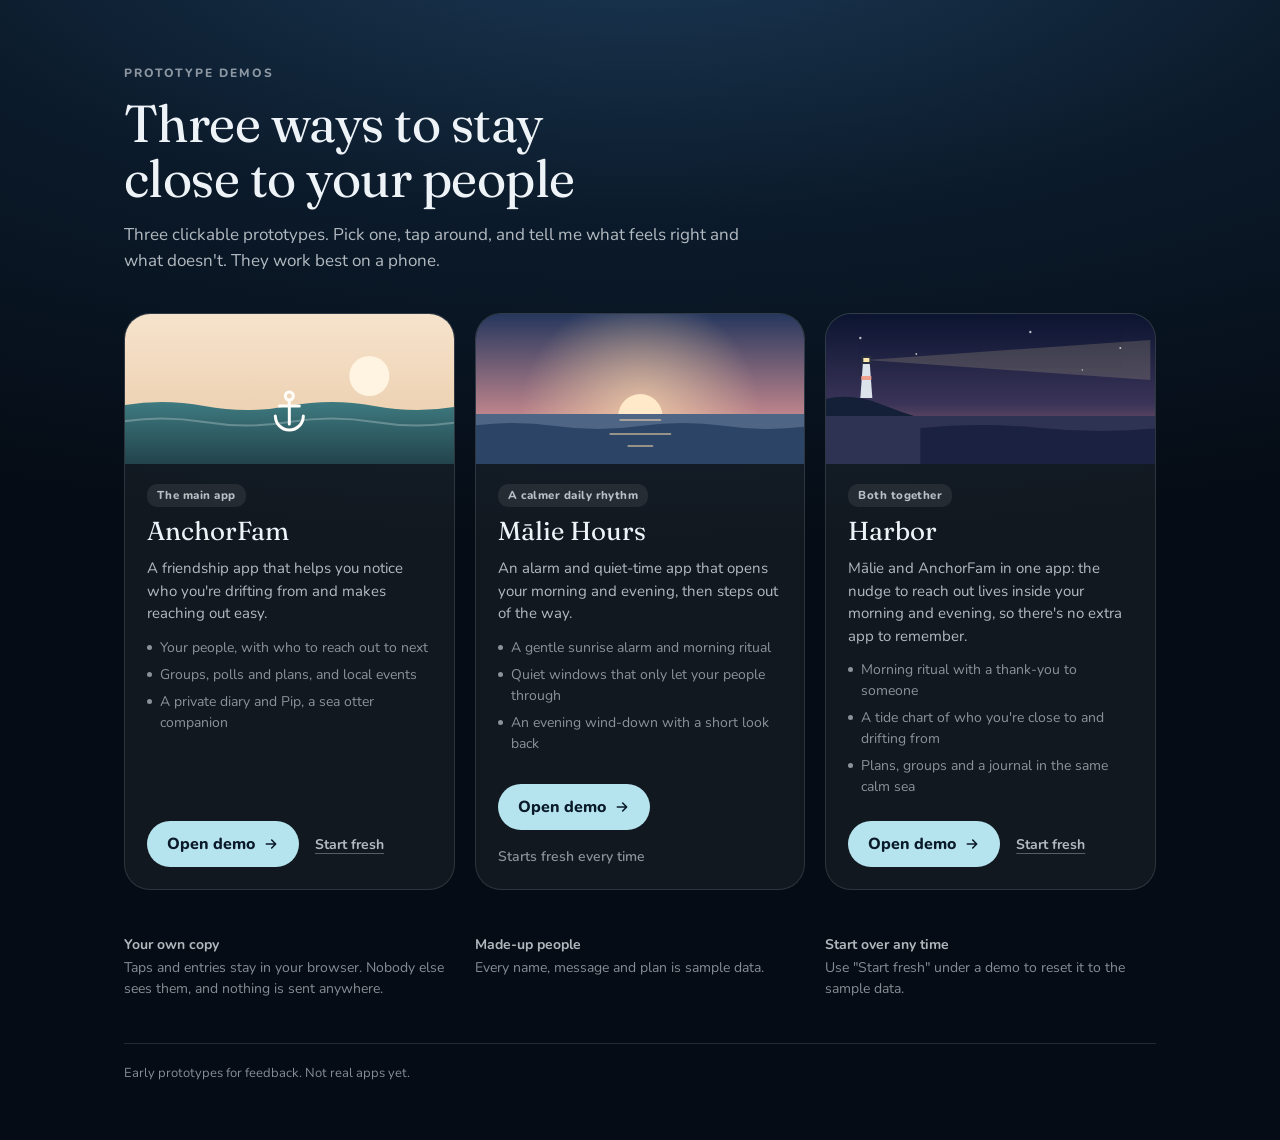
<file: index.html>
<!doctype html>
<html lang="en">
<head>
<meta charset="utf-8">
<meta name="viewport" content="width=device-width, initial-scale=1, viewport-fit=cover">
<meta name="robots" content="noindex, nofollow">
<meta name="theme-color" content="#0B1A2A">
<title>Prototype Demos</title>
<link rel="preconnect" href="https://fonts.googleapis.com">
<link rel="preconnect" href="https://fonts.gstatic.com" crossorigin>
<link rel="stylesheet" href="https://fonts.googleapis.com/css2?family=Fraunces:ital,opsz,wght@0,9..144,300..600;1,9..144,400&family=Nunito:wght@400;600;700;800&display=swap">
<style>
:root{
  color-scheme:dark;
  --ground:#0B1A2A; --deep:#050C15; --ink:#EEF3F7; --soft:rgba(238,243,247,.74); --faint:rgba(238,243,247,.56);
  --line:rgba(255,255,255,.12); --card:rgba(255,255,255,.05); --card-hi:rgba(255,255,255,.08);
  --aqua:#B5E4EE; --aqua-ink:#0B1A2A; --dawn:#F4C79B; --coral:#E9A58C;
  --display:"Fraunces", Georgia, serif; --body:"Nunito", system-ui, -apple-system, sans-serif;
}
*{box-sizing:border-box}
html{background:var(--deep)}
body{margin:0;min-height:100vh;color:var(--ink);font:16px/1.5 var(--body);
  background:radial-gradient(120% 70% at 50% -10%,#1C3A57 0%,var(--ground) 50%,var(--deep) 100%) fixed}
a{color:inherit}
a:focus-visible{outline:2px solid var(--aqua);outline-offset:3px;border-radius:12px}
.wrap{max-width:1080px;margin:0 auto;padding:64px 24px 56px}
header{max-width:620px;margin-bottom:40px}
.eyebrow{font-size:12px;letter-spacing:.16em;text-transform:uppercase;font-weight:800;color:var(--faint);margin:0 0 14px}
h1{font-family:var(--display);font-weight:400;font-size:clamp(34px,6vw,52px);line-height:1.06;margin:0 0 16px;letter-spacing:-.01em;text-wrap:balance}
.lede{color:var(--soft);font-size:17px;margin:0}
.grid{display:grid;grid-template-columns:repeat(3,1fr);gap:20px}
.card{display:flex;flex-direction:column;border-radius:26px;background:var(--card);border:1px solid var(--line);overflow:hidden;transition:background .2s,transform .2s}
.card:hover{background:var(--card-hi);transform:translateY(-2px)}
.art{height:150px;position:relative}
.art svg{position:absolute;inset:0;width:100%;height:100%}
.body{display:flex;flex-direction:column;gap:10px;padding:20px 22px 22px;flex:1}
.tag{align-self:flex-start;font-size:11.5px;font-weight:800;letter-spacing:.04em;padding:3px 10px;border-radius:10px;background:rgba(255,255,255,.08);color:var(--soft)}
h2{font-family:var(--display);font-weight:400;font-size:26px;line-height:1.15;margin:0}
.body p{margin:0;color:var(--soft);font-size:15px}
.what{margin:2px 0 0;padding:0;list-style:none;display:flex;flex-direction:column;gap:6px;font-size:14px;color:var(--faint)}
.what li{display:flex;gap:8px;align-items:baseline}
.what li::before{content:"";flex:none;width:5px;height:5px;border-radius:50%;background:currentColor;transform:translateY(-2px)}
.actions{margin-top:auto;padding-top:14px;display:flex;align-items:center;gap:16px;flex-wrap:wrap}
.btn{display:inline-flex;align-items:center;gap:8px;height:46px;padding:0 20px;border-radius:23px;background:var(--aqua);color:var(--aqua-ink);font-weight:800;text-decoration:none}
.btn svg{width:16px;height:16px}
.fresh{font-size:14px;font-weight:700;color:var(--soft);text-decoration:underline;text-decoration-color:rgba(255,255,255,.3);text-underline-offset:4px}
.notes{margin-top:44px;display:grid;grid-template-columns:repeat(3,1fr);gap:20px;color:var(--faint);font-size:14px}
.notes b{display:block;color:var(--soft);font-size:14px;margin-bottom:2px}
footer{margin-top:44px;padding-top:20px;border-top:1px solid var(--line);color:var(--faint);font-size:13px}
@media (max-width:900px){.grid,.notes{grid-template-columns:1fr}.wrap{padding:40px 16px}.art{height:130px}}
@media (prefers-reduced-motion:reduce){.card{transition:none}.card:hover{transform:none}}
</style>
</head>
<body>
<div class="wrap">
  <header>
    <p class="eyebrow">Prototype demos</p>
    <h1>Three ways to stay close to your people</h1>
    <p class="lede">Three clickable prototypes. Pick one, tap around, and tell me what feels right and what doesn't. They work best on a phone.</p>
  </header>

  <main class="grid">
    <article class="card">
      <div class="art" aria-hidden="true">
        <svg viewBox="0 0 340 150" preserveAspectRatio="xMidYMid slice">
          <defs><linearGradient id="a1" x1="0" y1="0" x2="0" y2="1"><stop offset="0" stop-color="#F6E3CC"/><stop offset="1" stop-color="#E9C9A6"/></linearGradient>
          <linearGradient id="a2" x1="0" y1="0" x2="0" y2="1"><stop offset="0" stop-color="#3E7A80"/><stop offset="1" stop-color="#22434B"/></linearGradient></defs>
          <rect width="340" height="150" fill="url(#a1)"/>
          <circle cx="250" cy="62" r="20" fill="#FFF4E2"/>
          <path d="M0 92 Q 42 84 85 92 T 170 92 T 255 92 T 340 92 V150 H0Z" fill="url(#a2)"/>
          <path d="M0 108 Q 42 101 85 108 T 170 108 T 255 108 T 340 108" fill="none" stroke="rgba(255,255,255,.25)" stroke-width="2"/>
          <g transform="translate(150 78)" fill="none" stroke="#FFFDF9" stroke-width="3" stroke-linecap="round" stroke-linejoin="round">
            <circle cx="20" cy="4" r="4"/><path d="M20 8v24M10 14h20M6 24a14 14 0 0 0 28 0"/>
          </g>
        </svg>
      </div>
      <div class="body">
        <span class="tag">The main app</span>
        <h2>AnchorFam</h2>
        <p>A friendship app that helps you notice who you're drifting from and makes reaching out easy.</p>
        <ul class="what">
          <li>Your people, with who to reach out to next</li>
          <li>Groups, polls and plans, and local events</li>
          <li>A private diary and Pip, a sea otter companion</li>
        </ul>
        <div class="actions">
          <a class="btn" href="anchorfam/">Open demo <svg viewBox="0 0 24 24" fill="none" stroke="currentColor" stroke-width="2.4" stroke-linecap="round" stroke-linejoin="round" aria-hidden="true"><path d="M5 12h14M13 6l6 6-6 6"/></svg></a>
          <a class="fresh" href="anchorfam/?fresh">Start fresh</a>
        </div>
      </div>
    </article>

    <article class="card">
      <div class="art" aria-hidden="true">
        <svg viewBox="0 0 340 150" preserveAspectRatio="xMidYMid slice">
          <defs><linearGradient id="b1" x1="0" y1="0" x2="0" y2="1"><stop offset="0" stop-color="#26375E"/><stop offset=".65" stop-color="#B9828A"/><stop offset="1" stop-color="#F6C79B"/></linearGradient>
          <radialGradient id="b2" cx="170" cy="100" r="120" gradientUnits="userSpaceOnUse"><stop offset="0" stop-color="#FFE1B0" stop-opacity=".7"/><stop offset="1" stop-color="#FFE1B0" stop-opacity="0"/></radialGradient></defs>
          <rect width="340" height="150" fill="url(#b1)"/>
          <rect width="340" height="150" fill="url(#b2)"/>
          <circle cx="170" cy="102" r="22" fill="#FFE9C8"/>
          <rect y="100" width="340" height="50" fill="#4F6585"/>
          <path d="M0 112 Q 42 106 85 112 T 170 112 T 255 112 T 340 112 V150 H0Z" fill="#2C4466"/>
          <path d="M150 106h40M140 120h60M158 132h24" stroke="#FFE1B0" stroke-opacity=".5" stroke-width="2" stroke-linecap="round"/>
        </svg>
      </div>
      <div class="body">
        <span class="tag">A calmer daily rhythm</span>
        <h2>Mālie Hours</h2>
        <p>An alarm and quiet-time app that opens your morning and evening, then steps out of the way.</p>
        <ul class="what">
          <li>A gentle sunrise alarm and morning ritual</li>
          <li>Quiet windows that only let your people through</li>
          <li>An evening wind-down with a short look back</li>
        </ul>
        <div class="actions">
          <a class="btn" href="malie-hours/">Open demo <svg viewBox="0 0 24 24" fill="none" stroke="currentColor" stroke-width="2.4" stroke-linecap="round" stroke-linejoin="round" aria-hidden="true"><path d="M5 12h14M13 6l6 6-6 6"/></svg></a>
          <span class="fresh" style="text-decoration:none;color:var(--faint);font-weight:600">Starts fresh every time</span>
        </div>
      </div>
    </article>

    <article class="card">
      <div class="art" aria-hidden="true">
        <svg viewBox="0 0 340 150" preserveAspectRatio="xMidYMid slice">
          <defs><linearGradient id="c1" x1="0" y1="0" x2="0" y2="1"><stop offset="0" stop-color="#0B1430"/><stop offset=".6" stop-color="#3A3458"/><stop offset="1" stop-color="#B9787A"/></linearGradient></defs>
          <rect width="340" height="150" fill="url(#c1)"/>
          <g fill="#fff" opacity=".7"><circle cx="40" cy="24" r="1.2"/><circle cx="96" cy="40" r=".9"/><circle cx="210" cy="18" r="1.2"/><circle cx="300" cy="34" r="1"/><circle cx="262" cy="56" r=".8"/></g>
          <path d="M0 86 Q 30 78 60 90 Q 80 98 100 104 L 100 150 H0Z" fill="#141F38"/>
          <path d="M40 84 l2.5-34 h7 l2.5 34z" fill="#DCE3EA"/>
          <rect x="41" y="62" width="10" height="4" fill="#F0A08E"/>
          <rect x="41" y="42" width="10" height="8" fill="#283040"/>
          <rect x="43" y="44" width="6" height="4" fill="#FFE9B0"/>
          <path d="M46 46 L 330 26 L 330 66 Z" fill="#FFE9B0" opacity=".16"/>
          <rect y="102" width="340" height="48" fill="#2E3253"/>
          <path d="M100 114 Q 160 108 220 114 T 340 114 V150 H100Z" fill="#1B2140"/>
        </svg>
      </div>
      <div class="body">
        <span class="tag">Both together</span>
        <h2>Harbor</h2>
        <p>Mālie and AnchorFam in one app: the nudge to reach out lives inside your morning and evening, so there's no extra app to remember.</p>
        <ul class="what">
          <li>Morning ritual with a thank-you to someone</li>
          <li>A tide chart of who you're close to and drifting from</li>
          <li>Plans, groups and a journal in the same calm sea</li>
        </ul>
        <div class="actions">
          <a class="btn" href="harbor/">Open demo <svg viewBox="0 0 24 24" fill="none" stroke="currentColor" stroke-width="2.4" stroke-linecap="round" stroke-linejoin="round" aria-hidden="true"><path d="M5 12h14M13 6l6 6-6 6"/></svg></a>
          <a class="fresh" href="harbor/?fresh">Start fresh</a>
        </div>
      </div>
    </article>
  </main>

  <section class="notes" aria-label="About these demos">
    <div><b>Your own copy</b>Taps and entries stay in your browser. Nobody else sees them, and nothing is sent anywhere.</div>
    <div><b>Made-up people</b>Every name, message and plan is sample data.</div>
    <div><b>Start over any time</b>Use "Start fresh" under a demo to reset it to the sample data.</div>
  </section>

  <footer>Early prototypes for feedback. Not real apps yet.</footer>
</div>
</body>
</html>
</file>
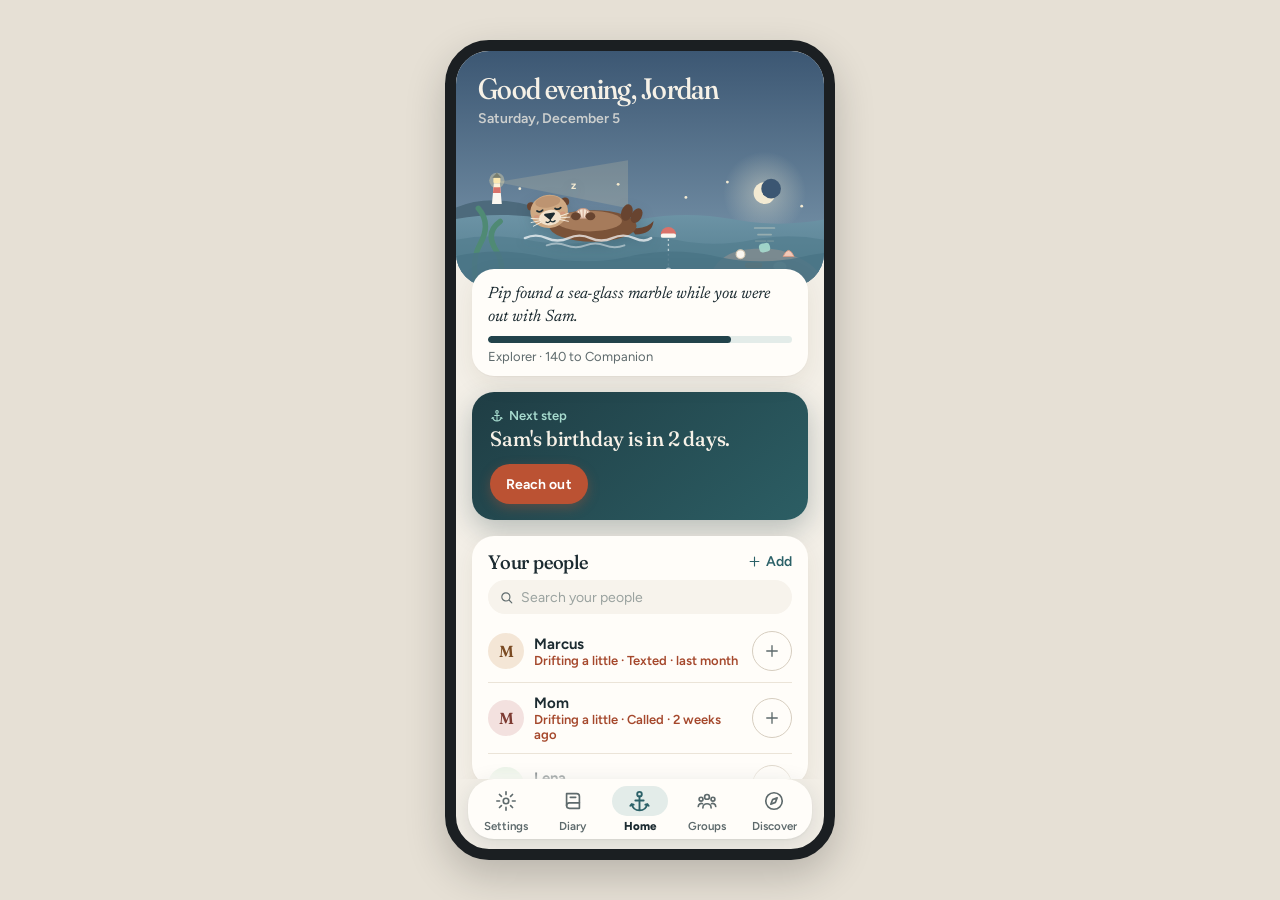
<file: anchorfam/index.html>
<!doctype html>
<html lang="en">
  <head>
    <meta charset="utf-8" />
    <meta name="viewport" content="width=device-width, initial-scale=1, viewport-fit=cover" />
    <meta name="robots" content="noindex, nofollow" />
    <meta name="theme-color" content="#f6efe4" />
    <meta name="apple-mobile-web-app-capable" content="yes" />
    <meta name="apple-mobile-web-app-title" content="AnchorFam" />
    <link rel="preconnect" href="https://fonts.googleapis.com" />
    <link rel="preconnect" href="https://fonts.gstatic.com" crossorigin />
    <link rel="stylesheet" href="https://fonts.googleapis.com/css2?family=Fraunces:ital,opsz,wght,SOFT@0,9..144,400..700,100;1,9..144,400..700,100&family=Nunito:wght@400..800&family=Figtree:wght@400..800&family=Newsreader:ital,opsz,wght@0,6..72,400..600;1,6..72,400..600&display=swap" />
    <link rel="manifest" href="./manifest.webmanifest" />
    <link rel="icon" href="./icon.svg" type="image/svg+xml" />
    <link rel="apple-touch-icon" href="./icon.svg" />
    <title>AnchorFam Prototype</title>
    <script type="module" crossorigin src="./assets/index-CktioiqF.js"></script>
    <link rel="stylesheet" crossorigin href="./assets/index-D9vBsWwd.css">
  </head>
  <body>
    <div id="root"></div>
  </body>
</html>
</file>
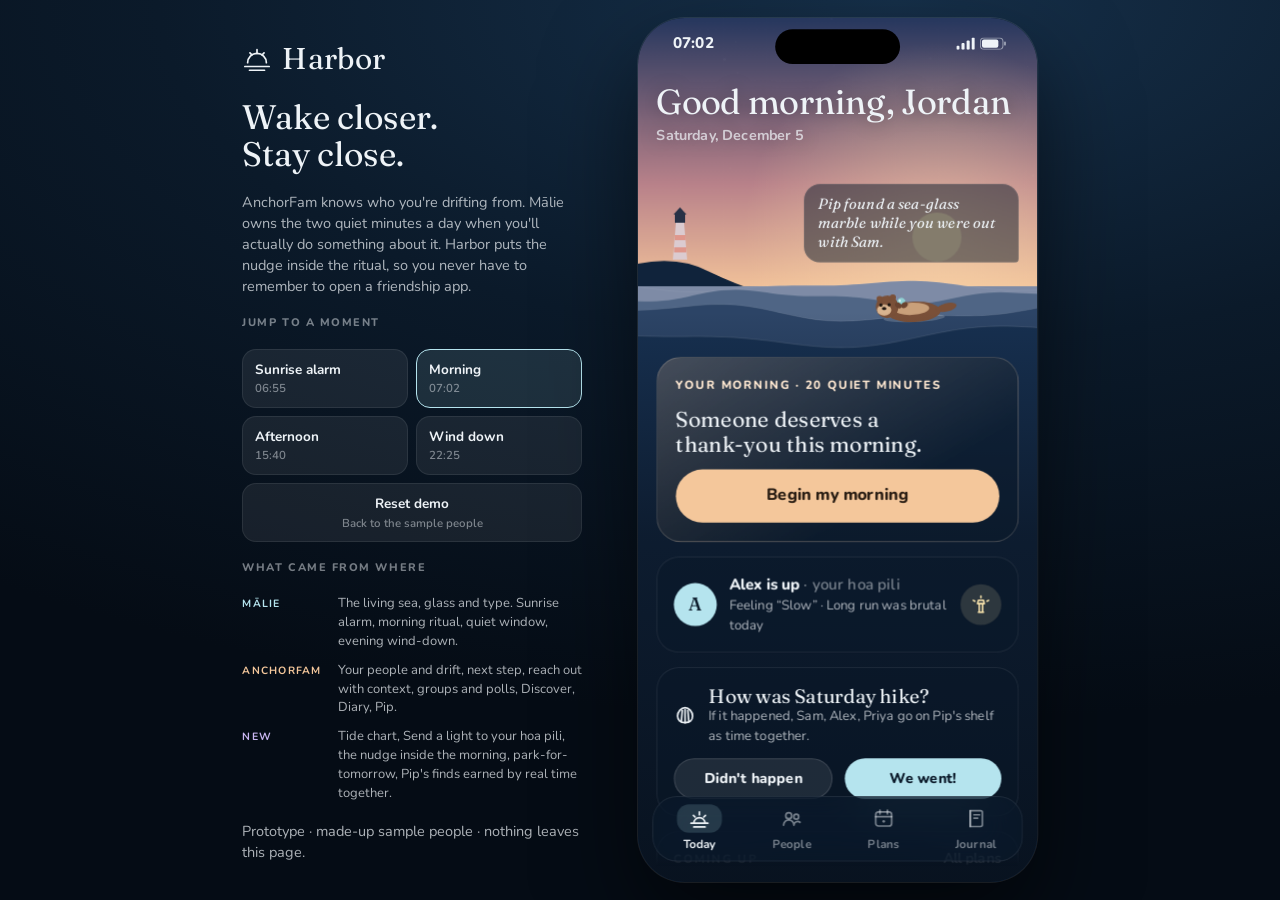
<file: harbor/index.html>
<!doctype html><html><head><meta charset=utf8><meta name=viewport content="width=device-width,initial-scale=1,viewport-fit=cover"><style>:root{color-scheme:light;box-sizing:border-box;padding-top:env(safe-area-inset-top,0px);padding-bottom:env(safe-area-inset-bottom,0px)}html{scroll-padding-top:env(safe-area-inset-top,0px)}body{margin:0;padding:0;font:14px -apple-system,BlinkMacSystemFont,sans-serif;background:#fff;color:#000}img{max-width:100%}[hidden]:not([hidden=until-found i]){display:none!important}</style></head><body>
<title>Harbor</title>
<meta name="robots" content="noindex, nofollow">
<meta name="claude:viewport-fit-sides" content="cover">
<meta name="theme-color" content="#0B1A2A">
<link rel="stylesheet" href="https://fonts.googleapis.com/css2?family=Fraunces:ital,opsz,wght@0,9..144,300..600;1,9..144,300..500&family=Nunito:wght@400;500;600;700;800&display=swap">
<style>
/* Layout: on desktop, a short story column beside a live 390×844 phone; on a phone, the app is the whole screen.
   One visual world (Mālie's dark sea at all hours), so a single dark palette by choice. */
:root{
  color-scheme:dark;
  --ground:#0B1A2A; --ground-2:#050C15;
  --ink:#EEF3F7; --ink-soft:rgba(238,243,247,.72); --ink-faint:rgba(238,243,247,.48);
  --glass:rgba(11,26,42,.42); --glass-2:rgba(255,255,255,.07); --glass-hi:rgba(255,255,255,.13);
  --line:rgba(255,255,255,.14); --line-soft:rgba(255,255,255,.08);
  --aqua:#B5E4EE; --aqua-ink:#0B1A2A; --sea:#8FD0D3;
  --dawn:#F4C79B; --dawn-soft:#FFE9D2; --rose:#F0A08E;
  --f-display:"Fraunces", "Iowan Old Style", Georgia, serif;
  --f-body:"Nunito", ui-rounded, system-ui, -apple-system, sans-serif;
}
*{box-sizing:border-box}
html,body{height:100%}
body{margin:0;overflow:hidden;color:var(--ink);font:15px/1.45 var(--f-body);background:var(--ground);
  background:radial-gradient(120% 80% at 70% 0%,#16304A 0%,var(--ground) 48%,var(--ground-2) 100%)}
button{font:inherit;color:inherit;cursor:pointer;border:0;background:none;padding:0;margin:0;text-align:left}
input,textarea{font:inherit;color:var(--ink)}
button:focus-visible,input:focus-visible,textarea:focus-visible{outline:2px solid var(--aqua);outline-offset:2px}

/* ---------- stage ---------- */
.stage{position:fixed;inset:0;display:flex;align-items:center;justify-content:center;gap:56px;
  padding-left:max(16px,env(safe-area-inset-left,0px));padding-right:max(16px,env(safe-area-inset-right,0px))}
.story{width:340px;flex:none;display:flex;flex-direction:column;gap:18px;max-height:100%;overflow:auto;padding-block:24px}
.story .mark{display:flex;align-items:center;gap:10px;font-family:var(--f-display);font-size:30px;letter-spacing:.01em}
.story h1{font-family:var(--f-display);font-weight:400;font-size:34px;line-height:1.1;margin:0;text-wrap:balance}
.story p{margin:0;color:var(--ink-soft);font-size:14.5px}
.story .lbl{font-size:11px;letter-spacing:.14em;text-transform:uppercase;color:var(--ink-faint);font-weight:800}
.jumps{display:grid;grid-template-columns:1fr 1fr;gap:8px}
.jump{padding:10px 12px;border-radius:14px;background:var(--glass-2);border:1px solid var(--line-soft);font-size:13.5px;font-weight:700;display:flex;flex-direction:column;gap:1px}
.jump small{font-weight:600;color:var(--ink-faint);font-size:11.5px;font-variant-numeric:tabular-nums}
.jump:hover{background:var(--glass-hi)}
.jump.on{border-color:var(--aqua);background:rgba(181,228,238,.12)}
.src{display:flex;flex-direction:column;gap:10px}
.src-row{display:grid;grid-template-columns:86px 1fr;gap:10px;font-size:13px;color:var(--ink-soft)}
.src-row b{font-size:10.5px;letter-spacing:.12em;text-transform:uppercase;padding-top:2px}
.tag-m{color:var(--aqua)} .tag-a{color:var(--dawn)} .tag-n{color:#C9B6F0}
.phone-wrap{flex:none;position:relative}
.phone{position:absolute;left:0;top:0;width:390px;height:844px;border-radius:46px;overflow:hidden;background:var(--ground);
  box-shadow:0 0 0 1px rgba(255,255,255,.09),0 40px 90px rgba(0,0,0,.55);transform-origin:0 0;isolation:isolate}
body.fill .stage{padding:0;gap:0}
body.fill .phone{border-radius:0;box-shadow:none}
body.narrow .story{display:none}

/* ---------- phone layers ---------- */
#scene{position:absolute;inset:0;width:390px;height:844px;z-index:0}
.scrim{position:absolute;inset:0;z-index:1;pointer-events:none;transition:background .6s ease}
.scrim.today{background:linear-gradient(180deg,rgba(5,12,21,.0) 0%,rgba(5,12,21,0) 34%,rgba(5,12,21,.55) 60%,rgba(5,12,21,.82) 100%)}
.scrim.deep{background:linear-gradient(180deg,rgba(5,12,21,.38) 0%,rgba(5,12,21,.72) 30%,rgba(5,12,21,.88) 100%)}
.status{position:absolute;top:0;left:0;right:0;height:50px;z-index:6;display:flex;align-items:center;justify-content:space-between;padding:0 30px 0 34px;font-weight:800;font-size:15px;pointer-events:none;font-variant-numeric:tabular-nums}
.status .isl{position:absolute;left:50%;top:11px;width:122px;height:34px;margin-left:-61px;border-radius:20px;background:#000}
.status .bars{display:flex;gap:5px;align-items:center}
.screen{position:absolute;inset:0;z-index:2;overflow-y:auto;overflow-x:hidden;padding:58px 18px 112px;scrollbar-width:none;-webkit-mask-image:linear-gradient(180deg,transparent 34px,#000 60px,#000 calc(100% - 40px),transparent calc(100% - 16px));mask-image:linear-gradient(180deg,transparent 34px,#000 60px,#000 calc(100% - 40px),transparent calc(100% - 16px))}
.screen::-webkit-scrollbar{display:none}
.col{display:flex;flex-direction:column;gap:14px}

.tabbar{position:absolute;left:14px;right:14px;bottom:20px;z-index:5;height:64px;border-radius:24px;display:grid;grid-template-columns:repeat(4,1fr);
  background:rgba(11,26,42,.55);backdrop-filter:blur(22px) saturate(1.3);-webkit-backdrop-filter:blur(22px) saturate(1.3);border:1px solid var(--line-soft)}
.tab{display:flex;flex-direction:column;align-items:center;justify-content:center;gap:3px;font-size:11.5px;font-weight:700;color:var(--ink-faint)}
.tab svg{width:22px;height:22px}
.tab.on{color:var(--ink)}
.tab.on .ic{background:rgba(181,228,238,.16);border-radius:12px}
.tab .ic{display:grid;place-items:center;width:44px;height:28px}

/* ---------- type & atoms ---------- */
.serif{font-family:var(--f-display);font-weight:400}
.h-xl{font-family:var(--f-display);font-weight:400;font-size:34px;line-height:1.08;margin:0;text-wrap:balance;letter-spacing:-.005em}
.h-l{font-family:var(--f-display);font-weight:400;font-size:27px;line-height:1.12;margin:0;text-wrap:balance}
.h-m{font-family:var(--f-display);font-weight:400;font-size:21px;line-height:1.2;margin:0;text-wrap:balance}
.eyebrow{font-size:11.5px;letter-spacing:.14em;text-transform:uppercase;font-weight:800;color:var(--ink-faint)}
.soft{color:var(--ink-soft)} .faint{color:var(--ink-faint)} .small{font-size:13px} .tiny{font-size:12px}
.warm{color:var(--dawn)} .aqua{color:var(--aqua)}
.row{display:flex;align-items:center;gap:12px} .between{justify-content:space-between} .grow{flex:1;min-width:0}
.glass{background:var(--glass);border:1px solid var(--line-soft);border-radius:22px;padding:16px;
  backdrop-filter:blur(18px) saturate(1.2);-webkit-backdrop-filter:blur(18px) saturate(1.2)}
.glass.tight{padding:6px 16px}
.btn{display:inline-flex;align-items:center;justify-content:center;gap:8px;height:52px;padding:0 22px;border-radius:26px;background:var(--aqua);color:var(--aqua-ink);font-weight:800;font-size:16px;transition:transform .15s ease,filter .15s}
.btn:active{transform:scale(.97)}
.btn.block{width:100%}
.btn.sm{height:40px;padding:0 16px;font-size:14px;border-radius:20px}
.btn.ghost{background:rgba(255,255,255,.09);color:var(--ink);border:1px solid var(--line)}
.btn.warmb{background:var(--dawn);color:#2A1E14}
.btn[disabled]{opacity:.45;pointer-events:none}
.link{font-weight:700;color:var(--ink-soft);text-decoration:underline;text-decoration-color:rgba(255,255,255,.3);text-underline-offset:4px;font-size:14px}
.chips{display:flex;flex-wrap:wrap;gap:8px}
.chips.scroll{flex-wrap:nowrap;overflow-x:auto;scrollbar-width:none;margin:0 -18px;padding:0 18px}
.chips.scroll::-webkit-scrollbar{display:none}
.chip{flex:none;height:36px;padding:0 14px;border-radius:18px;display:inline-flex;align-items:center;gap:6px;font-weight:700;font-size:13.5px;background:rgba(255,255,255,.08);border:1px solid var(--line-soft);color:var(--ink-soft)}
.chip.on{background:var(--aqua);color:var(--aqua-ink);border-color:transparent}
.av{flex:none;width:42px;height:42px;border-radius:50%;display:grid;place-items:center;font-family:var(--f-display);font-size:18px;color:#0B1A2A;font-weight:500}
.av.s{width:28px;height:28px;font-size:13px}
.av.xs{width:22px;height:22px;font-size:11px;border:1.5px solid rgba(11,26,42,.9)}
.stack-av{display:inline-flex}.stack-av .av+.av{margin-left:-7px}
.divider{height:1px;background:var(--line-soft)}
.pill-tag{display:inline-flex;align-items:center;gap:5px;font-size:11.5px;font-weight:800;padding:3px 9px;border-radius:10px;background:rgba(244,199,155,.16);color:var(--dawn)}
.pill-tag.aq{background:rgba(181,228,238,.14);color:var(--aqua)}
.pill-tag.mute{background:rgba(255,255,255,.08);color:var(--ink-faint)}
.field{width:100%;height:48px;padding:0 16px;border-radius:16px;background:rgba(255,255,255,.07);border:1px solid var(--line);font-size:15.5px}
textarea.field{height:auto;min-height:96px;padding:13px 16px;resize:none;line-height:1.45}
.field::placeholder{color:var(--ink-faint)}
.list-row{display:flex;align-items:center;gap:12px;padding:12px 0;width:100%}
.list-row+.list-row{border-top:1px solid var(--line-soft)}
.round{flex:none;width:38px;height:38px;border-radius:50%;display:grid;place-items:center;border:1px solid var(--line);color:var(--ink-soft)}
.round:hover{background:var(--glass-2)}
.bar{height:6px;border-radius:3px;background:rgba(255,255,255,.12);overflow:hidden}
.bar i{display:block;height:100%;border-radius:3px;background:linear-gradient(90deg,var(--sea),var(--aqua));transition:width .8s cubic-bezier(.2,.8,.2,1)}
.seg{display:grid;grid-template-columns:1fr 1fr;padding:4px;border-radius:18px;background:rgba(255,255,255,.07);border:1px solid var(--line-soft)}
.seg button{height:36px;border-radius:14px;text-align:center;font-weight:800;font-size:14px;color:var(--ink-faint)}
.seg button.on{background:rgba(255,255,255,.14);color:var(--ink)}

/* ---------- today ---------- */
.hello{padding-top:6px;display:flex;flex-direction:column;gap:4px;text-shadow:0 1px 18px rgba(5,12,21,.35)}
.hello .date{font-weight:700;font-size:14px;color:var(--ink-soft)}
.horizon-gap{height:178px;position:relative}
.pip-say{position:absolute;right:0;bottom:78px;max-width:210px;font-family:var(--f-display);font-style:italic;font-size:14.5px;line-height:1.3;
  padding:9px 13px;border-radius:16px 16px 4px 16px;background:rgba(11,26,42,.5);backdrop-filter:blur(12px);-webkit-backdrop-filter:blur(12px);border:1px solid var(--line-soft)}
.ritual-card{position:relative;overflow:hidden;border-radius:24px;padding:18px;display:flex;flex-direction:column;gap:12px;border:1px solid rgba(255,233,210,.18);
  background:linear-gradient(150deg,rgba(244,199,155,.22),rgba(11,26,42,.55) 70%);backdrop-filter:blur(18px);-webkit-backdrop-filter:blur(18px)}
.ritual-card.night{border-color:rgba(169,180,255,.2);background:linear-gradient(150deg,rgba(169,180,255,.2),rgba(11,26,42,.6) 70%)}
.ritual-card.day{border-color:rgba(181,228,238,.2);background:linear-gradient(150deg,rgba(143,208,211,.2),rgba(11,26,42,.6) 70%)}
.pili{display:flex;align-items:center;gap:12px}
.pili .lamp{width:40px;height:40px;border-radius:50%;display:grid;place-items:center;background:rgba(255,233,176,.14);color:#FFE9B0}
.plan-row{display:flex;align-items:center;gap:12px;padding:10px 0;width:100%}
.plan-row+.plan-row{border-top:1px solid var(--line-soft)}
.day-badge{flex:none;width:46px;height:46px;border-radius:14px;display:flex;flex-direction:column;align-items:center;justify-content:center;background:rgba(255,255,255,.07);border:1px solid var(--line-soft);line-height:1}
.day-badge b{font-size:11px;letter-spacing:.08em;text-transform:uppercase;color:var(--ink-faint)}
.day-badge span{font-family:var(--f-display);font-size:19px;margin-top:3px}

/* ---------- people / tide ---------- */
.tide{position:relative;height:300px;margin:0 -6px}
.tide svg{width:100%;height:100%;overflow:visible}
.tide .p{cursor:pointer;transition:transform 1.1s cubic-bezier(.3,.9,.25,1)}
.tide .p text{font-family:var(--f-body);font-weight:800;font-size:11px;fill:var(--ink-soft)}
.legend{display:flex;gap:14px;justify-content:center;font-size:12px;color:var(--ink-faint);font-weight:700}
.legend i{display:inline-block;width:8px;height:8px;border-radius:50%;margin-right:6px;vertical-align:1px}
.status-line{font-size:13px;color:var(--ink-faint)}
.status-line.drift{color:var(--dawn);font-weight:700}

/* ---------- plans ---------- */
.ev-art{flex:none;width:56px;height:56px;border-radius:16px;position:relative;overflow:hidden}
.ev-art svg{position:absolute;inset:0;width:100%;height:100%}
.ev-hero{height:132px;border-radius:20px;position:relative;overflow:hidden}
.ev-hero svg{position:absolute;inset:0;width:100%;height:100%}
.info{display:flex;gap:12px;align-items:flex-start;padding:11px 0;font-size:14.5px}
.info+.info{border-top:1px solid var(--line-soft)}
.info svg{flex:none;width:18px;height:18px;color:var(--ink-faint);margin-top:2px}
.info.clash{color:var(--dawn)} .info.clash svg{color:var(--dawn)}
.msgs{display:flex;flex-direction:column;gap:8px}
.msg{max-width:78%;padding:9px 13px;border-radius:18px;font-size:14.5px;line-height:1.35;animation:rise .35s ease both}
.msg.them{align-self:flex-start;background:rgba(255,255,255,.09);border-bottom-left-radius:6px}
.msg.me{align-self:flex-end;background:var(--aqua);color:var(--aqua-ink);border-bottom-right-radius:6px}
.msg .from{display:block;font-size:11.5px;font-weight:800;color:var(--sea);margin-bottom:1px}
.msg.sys{align-self:center;background:none;font-size:12.5px;color:var(--ink-faint);padding:2px}
.typing{align-self:flex-start;font-size:12.5px;color:var(--ink-faint);font-style:italic}
.poll-opt{position:relative;display:flex;justify-content:space-between;align-items:center;width:100%;height:44px;padding:0 14px;border-radius:14px;overflow:hidden;background:rgba(255,255,255,.06);border:1px solid var(--line-soft);font-weight:700;font-size:14.5px;margin-top:8px;font-variant-numeric:tabular-nums}
.poll-opt .fill{position:absolute;left:0;top:0;bottom:0;background:rgba(143,208,211,.22);transition:width .5s ease;z-index:0}
.poll-opt span{position:relative;z-index:1}
.poll-opt.on{border-color:var(--aqua)}
.poll-opt .busy{display:block;font-size:11.5px;color:var(--dawn);font-weight:700}
.composer{display:flex;gap:8px;align-items:center}
.composer .field{border-radius:24px}
.send{flex:none;width:48px;height:48px;border-radius:50%;background:var(--aqua);color:var(--aqua-ink);display:grid;place-items:center}

/* ---------- journal ---------- */
.cal{display:grid;grid-template-columns:repeat(7,1fr);gap:6px}
.cal b{font-size:10.5px;text-align:center;color:var(--ink-faint);font-weight:800}
.cal i{aspect-ratio:1;border-radius:9px;background:rgba(255,255,255,.05);display:grid;place-items:center;font-style:normal;font-size:11px;color:var(--ink-faint);font-variant-numeric:tabular-nums;max-width:100%}
.cal i.today{outline:1.5px solid var(--aqua)}
.entry{display:flex;gap:14px;padding:14px 0}
.entry+.entry{border-top:1px solid var(--line-soft)}
.entry .d{flex:none;width:38px;text-align:center;line-height:1}
.entry .d span{display:block;font-family:var(--f-display);font-size:24px}
.entry .d b{font-size:11px;letter-spacing:.08em;text-transform:uppercase;color:var(--ink-faint)}
.mood-dot{display:inline-block;width:9px;height:9px;border-radius:50%;margin-right:6px}

/* ---------- sheets ---------- */
.sheet-layer{position:absolute;inset:0;z-index:20;display:flex;align-items:flex-end}
.sheet-layer[hidden]{display:none}
.backdrop{position:absolute;inset:0;background:rgba(3,8,15,.55);animation:fade .3s ease both}
.sheet{position:relative;width:100%;max-height:88%;overflow-y:auto;border-radius:30px 30px 0 0;padding:10px 20px 34px;
  background:rgba(14,30,47,.86);backdrop-filter:blur(26px) saturate(1.3);-webkit-backdrop-filter:blur(26px) saturate(1.3);border-top:1px solid var(--line);
  animation:sheetup .5s cubic-bezier(.2,.8,.2,1) both;display:flex;flex-direction:column;gap:16px;scrollbar-width:none}
.sheet::-webkit-scrollbar{display:none}
.grab{width:40px;height:5px;border-radius:3px;background:rgba(255,255,255,.25);align-self:center;flex:none}
.close-x{position:absolute;right:16px;top:14px;width:32px;height:32px;border-radius:50%;display:grid;place-items:center;background:rgba(255,255,255,.08);color:var(--ink-soft)}
.methods{display:grid;grid-template-columns:repeat(4,1fr);gap:8px}
.method{display:flex;flex-direction:column;align-items:center;gap:6px;padding:12px 4px;border-radius:16px;background:rgba(255,255,255,.06);border:1px solid var(--line-soft);font-size:12.5px;font-weight:800;color:var(--ink-soft)}
.method svg{width:22px;height:22px}
.method.on{background:rgba(181,228,238,.16);border-color:var(--aqua);color:var(--ink)}
.quote{font-family:var(--f-display);font-style:italic;font-size:17px;line-height:1.35}
.starter{width:100%;padding:12px 14px;border-radius:16px;background:rgba(255,255,255,.06);border:1px solid var(--line-soft);font-size:14.5px;line-height:1.4}
.starter.on{border-color:var(--aqua);background:rgba(181,228,238,.1)}

/* ---------- rituals (full screen) ---------- */
.ritual{position:absolute;inset:0;z-index:12;display:flex;flex-direction:column;padding:70px 26px 40px;animation:fade .6s ease both}
.ritual[hidden]{display:none}
.ritual .body{flex:1;display:flex;flex-direction:column;gap:18px;min-height:0}
.ritual .foot{display:flex;flex-direction:column;gap:12px;align-items:center}
.ritual.shade{background:linear-gradient(180deg,rgba(5,12,21,.15),rgba(5,12,21,.55) 55%,rgba(5,12,21,.82))}
.ritual.shade-top{background:linear-gradient(180deg,rgba(5,12,21,.55),rgba(5,12,21,.1) 40%,rgba(5,12,21,.6) 75%,rgba(5,12,21,.85))}
.dots{display:flex;gap:6px;justify-content:center}
.dots i{width:22px;height:4px;border-radius:2px;background:rgba(255,255,255,.2)}
.dots i.on{background:var(--aqua)}
.big-time{font-family:var(--f-display);font-weight:300;font-size:92px;line-height:1;letter-spacing:-.02em;text-align:center;font-variant-numeric:tabular-nums}
.task{display:flex;align-items:center;gap:14px;padding:14px 16px;border-radius:20px;background:rgba(11,26,42,.38);border:1px solid var(--line-soft);width:100%;backdrop-filter:blur(14px);-webkit-backdrop-filter:blur(14px);transition:background .3s}
.task .tick{flex:none;width:26px;height:26px;border-radius:50%;border:1.5px solid var(--line);display:grid;place-items:center;transition:all .3s}
.task.done .tick{background:var(--aqua);border-color:var(--aqua);color:var(--aqua-ink)}
.task.done .t{color:var(--ink-faint);text-decoration:line-through;text-decoration-color:rgba(255,255,255,.3)}
.thanks{display:flex;gap:16px;align-items:flex-start}
.thanks .ring{flex:none;width:58px;height:58px;border-radius:50%;border:1.5px solid rgba(255,255,255,.5);display:grid;place-items:center;font-family:var(--f-display);font-size:24px}
.mood-grid{display:grid;grid-template-columns:repeat(3,1fr);gap:10px}
.mood{height:76px;border-radius:20px;background:rgba(11,26,42,.38);border:1px solid var(--line-soft);display:flex;flex-direction:column;align-items:center;justify-content:center;gap:8px;font-weight:800;font-size:14px;backdrop-filter:blur(14px);-webkit-backdrop-filter:blur(14px)}
.mood i{width:16px;height:16px;border-radius:50%}
.mood.on{border-color:var(--ink);background:rgba(255,255,255,.12)}
.breath{width:200px;height:200px;margin:10px auto;border-radius:50%;background:radial-gradient(circle,rgba(181,228,238,.55),rgba(181,228,238,.08) 70%);animation:breathe 8s ease-in-out infinite;display:grid;place-items:center}
.find{width:120px;height:120px;margin:0 auto;border-radius:50%;display:grid;place-items:center;background:radial-gradient(circle,rgba(143,208,211,.35),transparent 70%);animation:glow 3s ease-in-out infinite}

/* ---------- toast & demo pill ---------- */
.toast{position:absolute;left:18px;right:18px;top:56px;z-index:40;padding:12px 16px;border-radius:18px;background:rgba(14,30,47,.92);border:1px solid var(--line);
  backdrop-filter:blur(20px);-webkit-backdrop-filter:blur(20px);font-weight:700;font-size:14px;display:flex;gap:10px;align-items:center;animation:drop .4s cubic-bezier(.2,.8,.2,1) both}
.toast[hidden]{display:none}
.demo-pill{position:absolute;left:84px;top:14px;z-index:30;height:24px;padding:0 10px;border-radius:12px;background:rgba(5,12,21,.75);border:1px solid var(--line);font-size:12px;font-weight:800;display:none}
body.narrow .demo-pill{display:block}
.ritual-on .screen,.ritual-on .tabbar{visibility:hidden}

@keyframes sheetup{from{transform:translateY(100%)}to{transform:none}}
@keyframes fade{from{opacity:0}to{opacity:1}}
@keyframes rise{from{opacity:0;transform:translateY(8px)}to{opacity:1;transform:none}}
@keyframes drop{from{opacity:0;transform:translateY(-14px)}to{opacity:1;transform:none}}
@keyframes breathe{0%,100%{transform:scale(.62)}50%{transform:scale(1)}}
@keyframes glow{0%,100%{transform:scale(.95)}50%{transform:scale(1.05)}}
.rise{animation:rise .5s ease both}
@media (prefers-reduced-motion:reduce){*,*::before,*::after{animation-duration:.01ms!important;transition-duration:.01ms!important}}
</style>

<div class="stage" id="stage">
  <aside class="story" aria-label="About this demo">
    <div class="mark"><svg width="30" height="30" viewBox="0 0 32 32" fill="none" stroke="currentColor" stroke-width="1.8" stroke-linecap="round"><path d="M6 20a10 10 0 0 1 20 0"/><path d="M3 24h26"/><path d="M8 28h16"/><path d="M16 6v4M8.5 9.5l2 2M23.5 9.5l-2 2"/></svg>Harbor</div>
    <h1>Wake closer. Stay close.</h1>
    <p>AnchorFam knows who you're drifting from. Mālie owns the two quiet minutes a day when you'll actually do something about it. Harbor puts the nudge inside the ritual, so you never have to remember to open a friendship app.</p>
    <div class="lbl">Jump to a moment</div>
    <div class="jumps" id="jumps"></div>
    <div class="lbl">What came from where</div>
    <div class="src">
      <div class="src-row"><b class="tag-m">Mālie</b><span>The living sea, glass and type. Sunrise alarm, morning ritual, quiet window, evening wind-down.</span></div>
      <div class="src-row"><b class="tag-a">AnchorFam</b><span>Your people and drift, next step, reach out with context, groups and polls, Discover, Diary, Pip.</span></div>
      <div class="src-row"><b class="tag-n">New</b><span>Tide chart, Send a light to your hoa pili, the nudge inside the morning, park-for-tomorrow, Pip's finds earned by real time together.</span></div>
    </div>
    <p class="tiny faint">Prototype · made-up sample people · nothing leaves this page.</p>
  </aside>
  <div class="phone-wrap" id="wrap">
    <div class="phone" id="phone">
      <canvas id="scene" width="390" height="844" aria-hidden="true"></canvas>
      <div class="scrim" id="scrim"></div>
      <div class="status"><span id="clock">07:02</span><span class="isl"></span><span class="bars"><svg width="18" height="12" viewBox="0 0 18 12" fill="currentColor"><rect x="0" y="8" width="3" height="4" rx="1"/><rect x="5" y="5.5" width="3" height="6.5" rx="1"/><rect x="10" y="3" width="3" height="9" rx="1"/><rect x="15" y="0" width="3" height="12" rx="1"/></svg><svg width="26" height="12" viewBox="0 0 26 12" fill="none"><rect x=".5" y=".5" width="22" height="11" rx="3.5" stroke="currentColor" opacity=".5"/><rect x="2" y="2" width="16" height="8" rx="2" fill="currentColor"/><rect x="23.5" y="4" width="2" height="4" rx="1" fill="currentColor" opacity=".5"/></svg></span></div>
      <main class="screen" id="screen"></main>
      <nav class="tabbar" id="tabbar" aria-label="Sections"></nav>
      <section class="ritual" id="ritual" hidden></section>
      <div class="sheet-layer" id="sheets" hidden></div>
      <div class="toast" id="toast" role="status" hidden></div>
      <button class="demo-pill" data-a="sheet" data-v="demo">Demo</button>
    </div>
  </div>
</div>

<script>
(function(){
"use strict";
/* ================= icons ================= */
const I={
  today:'<path d="M3 17h18M6 21h12"/><path d="M6 17a6 6 0 0 1 12 0"/><path d="M12 5v3M5.6 8.6l1.8 1.8M18.4 8.6l-1.8 1.8"/>',
  people:'<circle cx="9" cy="9" r="3.2"/><circle cx="17" cy="10" r="2.6"/><path d="M3.5 19a5.5 5.5 0 0 1 11 0M14.5 19a4 4 0 0 1 6.5-3"/>',
  plans:'<rect x="3.5" y="5" width="17" height="15" rx="3"/><path d="M3.5 10h17M8 3v4M16 3v4"/><circle cx="12" cy="15" r="1.4" fill="currentColor" stroke="none"/>',
  journal:'<path d="M6 3.5h11a2 2 0 0 1 2 2v13a2 2 0 0 1-2 2H6z"/><path d="M6 3.5v17M10 8h6M10 11.5h4"/>',
  plus:'<path d="M12 5v14M5 12h14"/>',
  close:'<path d="M6 6l12 12M18 6L6 18"/>',
  check:'<path d="M5 12.5l4.5 4.5L19 7.5"/>',
  chev:'<path d="M9 5l7 7-7 7"/>',
  back:'<path d="M15 5l-7 7 7 7"/>',
  call:'<path d="M6.5 3.5h3l1.5 4-2 1.5a11 11 0 0 0 6 6l1.5-2 4 1.5v3a2 2 0 0 1-2 2A16.5 16.5 0 0 1 4.5 5.5a2 2 0 0 1 2-2z"/>',
  text:'<path d="M4 5.5h16v10H9l-5 4z"/>',
  hang:'<circle cx="8" cy="8" r="3"/><circle cx="16" cy="8" r="3"/><path d="M3 20a5 5 0 0 1 10 0M11 20a5 5 0 0 1 10 0"/>',
  plan:'<rect x="4" y="5" width="16" height="15" rx="3"/><path d="M4 10h16M9 3v4M15 3v4M9 15l2 2 4-4"/>',
  lamp:'<path d="M9 21h6M10 21V11h4v10"/><path d="M8 11h8l-1-4H9z"/><path d="M12 4V2M5 8l-2-1M19 8l2-1"/>',
  pin:'<path d="M12 21s-6.5-6-6.5-11a6.5 6.5 0 0 1 13 0c0 5-6.5 11-6.5 11z"/><circle cx="12" cy="10" r="2.3"/>',
  clock:'<circle cx="12" cy="12" r="8.5"/><path d="M12 7.5V12l3 2"/>',
  ticket:'<path d="M3.5 8.5V6h17v2.5a2.5 2.5 0 0 0 0 5V16h-17v-2.5a2.5 2.5 0 0 0 0-5z"/><path d="M14 6v10" stroke-dasharray="2 2"/>',
  cal:'<rect x="3.5" y="5" width="17" height="15" rx="3"/><path d="M3.5 10h17M8 3v4M16 3v4"/>',
  book:'<path d="M12 7c-2-1.5-5-2-8-1.5v13c3-.5 6 0 8 1.5 2-1.5 5-2 8-1.5v-13c-3-.5-6 0-8 1.5zM12 7v13"/>',
  bookmark:'<path d="M7 3.5h10v17l-5-4-5 4z"/>',
  send:'<path d="M4 12l16-8-6 16-2.5-6.5z"/>',
  lock:'<rect x="5" y="10.5" width="14" height="10" rx="2.5"/><path d="M8 10.5V8a4 4 0 0 1 8 0v2.5"/>',
  gear:'<circle cx="12" cy="12" r="3"/><path d="M12 2.8v2.4M12 18.8v2.4M2.8 12h2.4M18.8 12h2.4M5.5 5.5l1.7 1.7M16.8 16.8l1.7 1.7M5.5 18.5l1.7-1.7M16.8 7.2l1.7-1.7"/>',
  sun:'<circle cx="12" cy="12" r="4"/><path d="M12 2.5v2.5M12 19v2.5M2.5 12H5M19 12h2.5M5.3 5.3l1.8 1.8M16.9 16.9l1.8 1.8M5.3 18.7l1.8-1.8M16.9 7.1l1.8-1.8"/>',
  moon:'<path d="M19 14.5A7.5 7.5 0 0 1 9.5 5a7.5 7.5 0 1 0 9.5 9.5z"/>',
  copy:'<rect x="8" y="8" width="12" height="12" rx="2.5"/><path d="M16 8V6a2 2 0 0 0-2-2H6a2 2 0 0 0-2 2v8a2 2 0 0 0 2 2h2"/>',
  repeat:'<path d="M4 12a7 7 0 0 1 12-5l2 2M20 12a7 7 0 0 1-12 5l-2-2"/><path d="M18 4v5h-5M6 20v-5h5"/>',
  shell:'<path d="M12 20c-5 0-8-3-8-7 0-5 4-9 8-9s8 4 8 9c0 4-3 7-8 7z"/><path d="M12 20V6M8 19l1-12M16 19l-1-12"/>'
};
const ic=(n,s=20,sw=1.8)=>`<svg width="${s}" height="${s}" viewBox="0 0 24 24" fill="none" stroke="currentColor" stroke-width="${sw}" stroke-linecap="round" stroke-linejoin="round" aria-hidden="true">${I[n]}</svg>`;
const esc=s=>String(s??'').replace(/[&<>"']/g,c=>({'&':'&amp;','<':'&lt;','>':'&gt;','"':'&quot;',"'":'&#39;'}[c]));

/* ================= dates ================= */
const NOW=new Date(); NOW.setHours(12,0,0,0);
const DOW=['Sun','Mon','Tue','Wed','Thu','Fri','Sat'], DOWL=['Sunday','Monday','Tuesday','Wednesday','Thursday','Friday','Saturday'];
const MON=['Jan','Feb','Mar','Apr','May','Jun','Jul','Aug','Sep','Oct','Nov','Dec'], MONL=['January','February','March','April','May','June','July','August','September','October','November','December'];
const addD=n=>{const d=new Date(NOW);d.setDate(d.getDate()+n);return d};
const nextDow=w=>{let n=(w-NOW.getDay()+7)%7; if(n===0)n=7; return n};
const longDate=d=>`${DOWL[d.getDay()]}, ${MONL[d.getMonth()]} ${d.getDate()}`;
const ago=n=>n<=0?'today':n===1?'yesterday':n<7?`${n} days ago`:n<14?'last week':n<28?`${Math.round(n/7)} weeks ago`:n<45?'last month':`${Math.round(n/30)} months ago`;

/* ================= data ================= */
const HUES={lena:'#F4C79B',marcus:'#C9D4DE',mom:'#F0B8A8',dad:'#AFC9DD',sam:'#BFF0CF',alex:'#B5E4EE',priya:'#E4C8F0',joe:'#F4D9B0',jess:'#A9D8C8',taylor:'#D4DEE7'};
const MOODS={Calm:'#9CC3D5',Grateful:'#F4C79B',Proud:'#F6CF8E',Content:'#BFF0CF',Wistful:'#A9B4FF',Tired:'#8A9BB0',Lonely:'#7F8FB8',Peaceful:'#B5E4EE'};
const FINDS=['a sea-glass marble','a spiral shell','a smooth bit of driftwood','a tiny brass key','a blue bottle cap','a heart-shaped stone','a rope knot from an old boat'];
function seed(){return{
  name:'Jordan', phase:'morning', tab:'today', plansSeg:'groups', groupId:null, filter:'all',
  morningDone:false, eveningDone:false, ritual:null, rstep:0, sheet:null, sheetArg:null,
  pts:860, findIx:1, lastFind:{what:'a sea-glass marble',with:'Sam'},
  mood:null, park:'', parked:'Call Mom about her appointment on the 20th', good:'', seen:[], skipIx:0,
  tasks:{breathe:false,water:false,daylight:false,move:false},
  piliMood:'Slow', lightSent:false,
  people:[
    {id:'lena',q:"how's the new place? Send pictures.",name:'Lena',rel:'Best friend since college',cad:7,last:1,how:'Called',bday:0,since:'2014',notes:['Just got the apartment on Elm St','Lisbon trip last spring, the tram ride'],shared:'I got the apartment!',ask:'Ask about move-in day?'},
    {id:'marcus',q:"how's Denver treating you? How's Biscuit handling the move?",name:'Marcus',rel:'College roommate',cad:14,last:34,how:'Texted',since:'2016',notes:['Moving to Denver for work','Dog named Biscuit'],shared:'Moving to Denver for work',ask:'Ask how the move is going?'},
    {id:'mom',q:"how's your knee feeling? Is the follow-up still on the 20th?",name:'Mom',rel:'Family',cad:7,last:15,how:'Called',since:'always',notes:['Knee follow-up on the 20th','Wants your lasagna recipe'],shared:'My knee follow-up is on the 20th',ask:'Ask how her knee is feeling?'},
    {id:'dad',q:'how are the porch steps coming along?',name:'Dad',rel:'Family',cad:7,last:5,how:'Called',since:'always',notes:['Rebuilding the porch steps'],shared:'Rebuilding the porch steps',ask:'Ask how the porch is coming along?'},
    {id:'sam',q:"how's the job hunt going?",name:'Sam',rel:'Friend',cad:7,last:2,how:'Hung out',bday:2,since:'2019',notes:['Starting a new job in May','Birthday on '+DOW[addD(2).getDay()]],shared:'Starting a new job in May',ask:'Ask how the job hunt is going?'},
    {id:'alex',q:'how are the legs after that long run?',name:'Alex',rel:'Your hoa pili',cad:3,last:1,how:'Called',since:'2018',pili:true,notes:['Training for the spring half marathon'],shared:'Long run was brutal today',ask:'Ask how the legs feel?'},
    {id:'priya',q:'how was the first pottery class?',name:'Priya',rel:'Work friend',cad:14,last:3,how:'Hung out',since:'2022',notes:['Remembered your presentation','Into pottery lately'],shared:'I signed up for a pottery class',ask:'Ask how the first class went?'},
    {id:'joe',q:"how's the garden? I heard the tomatoes came in early.",name:'Grandpa Joe',rel:'Family',cad:14,last:8,how:'Called',since:'always',notes:['Loves hearing about the garden','Turns 88 in March'],shared:'The tomatoes came in early',ask:'Ask about the garden?'},
    {id:'jess',q:'what do you think of the Le Guin so far?',name:'Jess',rel:'Book club',cad:21,last:8,how:'Hung out',since:'2021',notes:['Reading the Le Guin collection'],shared:'Halfway through the Le Guin',ask:'Ask what she thinks so far?'},
    {id:'taylor',q:'how are you feeling? Is the nursery done?',name:'Taylor',rel:'Cousin',cad:30,last:7,how:'Texted',since:'always',notes:['New baby due in February'],shared:'Nursery is painted',ask:'Ask how they are feeling?'}
  ],
  groups:[
    {id:'g1',name:'Saturday hike',members:['Sam','Alex','Priya'],temporary:true,howWas:true,date:-3,msgs:[{f:'sys',t:'Plan: Saturday hike, Eagle Point trail'},{f:'Priya',t:'I can drive, I have 3 seats'},{f:'Sam',t:'Deal. See you all there'}]},
    {id:'g2',name:'Family',members:['Mom','Dad','Grandpa Joe'],weekly:'Sunday',poll:{kind:'yn',q:'Sunday dinner at 6?',yes:2,no:0,mine:null},date:nextDow(0),msgs:[{f:'Dad',t:'Porch steps are done, come see'},{f:'Mom',t:'Sunday dinner at 6?'}]},
    {id:'g3',name:'Trivia night',members:['Sam','Alex'],event:'e2',poll:{kind:'yn',q:'Trivia Thursday 7:30?',yes:2,no:0,mine:'yes'},weekly:'Thursday',date:nextDow(4),msgs:[{f:'Sam',t:'Last week was incredible. No notes'},{f:'Alex',t:'We need a sports person'},{f:'me',t:'I will study the flags'}]},
    {id:'g4',name:'Book club',members:['Priya','Jess'],poll:{kind:'dates',q:'Which day works?',opts:[{l:DOW[addD(nextDow(5)).getDay()]+' '+addD(nextDow(5)).getDate(),v:1,busy:null},{l:DOW[addD(nextDow(6)).getDay()]+' '+addD(nextDow(6)).getDate(),v:2,busy:'Dinner with Mom 5pm'},{l:DOW[addD(nextDow(0)).getDay()]+' '+addD(nextDow(0)).getDate(),v:0,busy:null}],mine:[]},msgs:[{f:'Jess',t:'Finished it. I have thoughts'},{f:'me',t:'I will host next time!'}]}
  ],
  circles:[{n:'The Musketeers',m:['Sam','Alex','Priya']},{n:'Family',m:['Mom','Dad','Grandpa Joe']},{n:'Book club',m:['Priya','Jess']}],
  events:[
    {id:'e1',title:'Sunset beach cleanup',when:nextDow(6),slot:'4:30 pm',where:'North Shore, 2 mi',price:'Free',motif:'outdoors',c:['#2c5e64','#8fc3c0'],about:'Bags and gloves provided. Stay for the sunset after.',clash:'Dinner with Mom, 5 pm',src:'Found on a city events page'},
    {id:'e2',title:'Trivia night',when:nextDow(4),slot:'7:30 pm',where:'The Anchor Pub, Downtown',price:'$5',motif:'games',c:['#b4634a','#ecbba4'],about:'Teams up to 6. The Musketeers are defending a second-place finish.',going:['Sam','Alex'],src:'Posted by The Anchor Pub'},
    {id:'e3',title:'Pottery class',when:nextDow(0),slot:'11 am',where:'Clay Studio, 4 mi',price:'$35',motif:'creative',c:['#a4845f','#e8d6b6'],about:'Beginner wheel class. Two hours, glazing included.',likes:'Priya',src:'Posted by Clay Studio'},
    {id:'e4',title:'Farmers market',when:nextDow(6),slot:'8 am',where:'Harbor Square, 1 mi',price:'Free',motif:'food',c:['#4f8a74','#b9d9c5'],about:'Forty stalls, a coffee cart and a bluegrass trio.',src:'Found on a city events page'},
    {id:'e5',title:'Stargazing at the point',when:nextDow(5),slot:'9 pm',where:'Lighthouse Point, 6 mi',price:'Free',motif:'night',c:['#2d3463','#8d93c9'],about:'The astronomy club brings telescopes. Dress warm.',likes:'Jess',src:'Posted by the astronomy club'}
  ],
  diary:[
    {d:-1,mood:'Proud',kind:'Quick',t:'Lena called to say she got the apartment. I screamed a little.',with:['Lena']},
    {d:-2,mood:'Wistful',kind:'Quick',t:'Hung out with Sam at the water park. Had fun but felt kind of melancholy.',with:['Sam']},
    {d:-3,mood:'Grateful',kind:'Quick',t:'Coffee with Priya before work. She remembered my presentation and asked how it went.',with:['Priya']},
    {d:-4,mood:'Content',kind:'How I felt',t:'Outdoors, moving. Good legs day with Alex.',with:['Alex']},
    {d:-5,mood:'Lonely',kind:'Deep',t:'I keep thinking about what I want this year to look like. More dinners with friends, fewer nights scrolling. I miss how often Alex and I used to talk.',with:[]},
    {d:-6,mood:'Peaceful',kind:'Quick',t:"Slow morning. Made pancakes and didn't look at my phone until ten.",with:[]},
    {d:-9,mood:'Calm',kind:'Quick',t:'Walked to the bakery and called Grandpa Joe on the way.',with:['Grandpa Joe']}
  ]
}}
try{const u=new URL(location.href);if(u.searchParams.has('fresh')){localStorage.removeItem('harbor-v2');u.searchParams.delete('fresh');history.replaceState(null,'',u)}}catch(e){}
let S; try{const raw=localStorage.getItem('harbor-v2'); S=raw?JSON.parse(raw):seed();}catch(e){S=seed()}
if(!S||!S.people) S=seed();
function save(){try{localStorage.setItem('harbor-v2',JSON.stringify(S))}catch(e){}}

/* ================= helpers ================= */
const person=id=>S.people.find(p=>p.id===id);
const byName=n=>S.people.find(p=>p.name===n);
const ratio=p=>p.last/p.cad;
function pstatus(p){
  if(p.last===0) return {k:'today',t:`${p.how} · today`};
  const r=ratio(p);
  if(r>=1) return {k:'drift',t:`Drifting a little · ${p.how} · ${ago(p.last)}`};
  if(r>=.7) return {k:'soon',t:`Due soon · ${p.how} · ${ago(p.last)}`};
  return {k:'close',t:`${p.how} · ${ago(p.last)}`};
}
function av(name,cls=''){const p=byName(name);const h=p?HUES[p.id]:'#D4DEE7';return `<span class="av ${cls}" style="background:${h}">${esc(name.charAt(0))}</span>`}
function suggestions(all){ // AnchorFam's next-step engine, ordered
  const out=[];const sn=all?[]:(S.snoozed||[]);
  S.people.filter(p=>p.bday!=null&&p.bday<=3&&p.last>0&&!sn.includes(p.id)).sort((a,b)=>a.bday-b.bday).forEach(p=>out.push({id:p.id,kind:'bday',
    title:p.bday===0?`A birthday note for ${p.name}`:`${p.name}'s birthday is in ${p.bday} days`,
    sub:p.id==='lena'?'A memory from Lisbon is waiting':`Last time: "${p.shared}"`,
    why:p.bday===0?`Because it's ${p.name==='Lena'?'her':'their'} birthday today.`:'A few days ahead, so there is time to plan something.'}));
  S.people.filter(p=>p.last>0&&ratio(p)>=1&&!sn.includes(p.id)).sort((a,b)=>ratio(b)-ratio(a)).forEach(p=>out.push({id:p.id,kind:'drift',
    title:`A hello for ${p.name}`,sub:`It's been ${span(p.last)} since you connected`,why:`Last time ${p.name==='Mom'?'she':'they'} shared: "${p.shared}"`}));
  S.people.filter(p=>p.last>0&&ratio(p)>=.7&&ratio(p)<1&&!sn.includes(p.id)).forEach(p=>out.push({id:p.id,kind:'soon',title:`Check in with ${p.name}`,sub:`${p.how} ${ago(p.last)}`,why:p.ask}));
  return out;
}
function starters(p,kind){
  if(kind==='bday'&&p.bday===0) return [`Happy birthday, ${p.name}! I keep thinking about that tram ride in Lisbon. Same time next year?`,`Happy birthday! Dinner on me this week, you pick the place.`];
  if(kind==='bday') return [`Your birthday is ${DOWL[addD(p.bday).getDay()]}. Can I take you out?`,`Birthday plans yet? I want in.`];
  return [`Hey ${p.name}, ${p.q}`,`Thinking of you today. How are you doing, really?`,`No reason. Just miss you. Free for a call this week?`];
}
const span=n=>n<14?`${n} days`:n<45?`${Math.round(n/7)} weeks`:`${Math.round(n/30)} months`;

/* ================= scene (canvas) ================= */
const cv=document.getElementById('scene'),cx=cv.getContext('2d');
const DPR=Math.min(2,window.devicePixelRatio||1); cv.width=390*DPR; cv.height=844*DPR; cx.scale(DPR,DPR);
const PAL={
  predawn:{sky:['#0B1430','#24305A','#4E4D74'],sea:['#283656','#1A2846','#101C34','#0B1528'],sun:[300,320],sunC:'#FFB98A',glow:.15,stars:.8,moon:0,beam:1},
  dawn:{sky:['#26375E','#B9828A','#F6C79B'],sea:['#7E8BA6','#4F6585','#2C4466','#173050'],sun:[292,214],sunC:'#FFE1B0',glow:.85,stars:.05,moon:0,beam:0},
  day:{sky:['#1E4A6E','#4E86AE','#A6CADB'],sea:['#4E8BA0','#356F87','#22566E','#163F58'],sun:[300,92],sunC:'#FFF6D6',glow:.35,stars:0,moon:0,beam:0},
  evening:{sky:['#0B1430','#3A3458','#B9787A'],sea:['#4A4C6E','#2E3253','#1B2140','#111830'],sun:[96,268],sunC:'#FFA27C',glow:.55,stars:.55,moon:.6,beam:1},
  night:{sky:['#040A1A','#0A1630','#1A2846'],sea:['#1C2944','#141F38','#0D172C','#081022'],sun:[96,330],sunC:'#FFA27C',glow:0,stars:1,moon:1,beam:1}
};
const hx=h=>[parseInt(h.slice(1,3),16),parseInt(h.slice(3,5),16),parseInt(h.slice(5,7),16)];
const mix=(a,b,t)=>a.map((v,i)=>v+(b[i]-v)*t);
const rgb=(a,al=1)=>`rgba(${a[0]|0},${a[1]|0},${a[2]|0},${al})`;
function palArr(p){return{sky:p.sky.map(hx),sea:p.sea.map(hx),sun:p.sun.slice(),sunC:hx(p.sunC),glow:p.glow,stars:p.stars,moon:p.moon,beam:p.beam}}
let cur=palArr(PAL.dawn), target=palArr(PAL.dawn), flash=0;
function sceneKey(){ if(S.ritual==='alarm')return 'predawn'; if(S.ritual==='evening'&&S.rstep>=4)return 'night'; return S.phase==='morning'?'dawn':S.phase; }
function setScene(){target=palArr(PAL[sceneKey()])}
const STARS=Array.from({length:70},(_,i)=>({x:(i*97.3)%390,y:(i*53.7)%230,r:(i%5===0)?1.4:.8,p:i*.7}));
const HZ=262;
function wave(x,t,L){const A=[4,5,7,9][L],k=[.018,.022,.016,.012][L],s=[.35,.5,.6,.75][L];return HZ+[0,10,26,48][L]+A*Math.sin(x*k+t*s+L*1.7)+A*.45*Math.sin(x*k*2.3-t*s*1.3+L)}
function drawPip(x,y,a){
  cx.save();cx.translate(x,y);cx.rotate(a);
  cx.fillStyle='rgba(255,255,255,.18)';cx.beginPath();cx.ellipse(0,6,30,4,0,0,7);cx.fill();
  cx.fillStyle='#7A5038';cx.beginPath();cx.ellipse(0,0,26,10,0,0,7);cx.fill();           // body
  cx.fillStyle='#C9A07A';cx.beginPath();cx.ellipse(-2,-3,17,6,0,0,7);cx.fill();           // belly
  cx.fillStyle='#7A5038';cx.beginPath();cx.ellipse(32,-3,10,4,-.2,0,7);cx.fill();          // tail
  cx.beginPath();cx.arc(-26,-6,11,0,7);cx.fill();                                           // head
  cx.fillStyle='#D9B48F';cx.beginPath();cx.ellipse(-29,-3,7,5.5,0,0,7);cx.fill();          // face
  cx.fillStyle='#7A5038';cx.beginPath();cx.arc(-20,-15,3,0,7);cx.arc(-33,-14,3,0,7);cx.fill(); // ears
  cx.fillStyle='#1B1410';cx.beginPath();cx.arc(-24,-8,1.6,0,7);cx.arc(-32,-8,1.6,0,7);cx.fill(); // eyes
  cx.beginPath();cx.ellipse(-29,-4.5,2.2,1.6,0,0,7);cx.fill();                               // nose
  cx.fillStyle='#8FD0D3';cx.beginPath();cx.arc(-12,-10,4.2,0,7);cx.fill();                    // sea glass
  cx.fillStyle='rgba(255,255,255,.7)';cx.beginPath();cx.arc(-13.4,-11.4,1.2,0,7);cx.fill();
  cx.fillStyle='#6A4430';cx.beginPath();cx.ellipse(-15,-7,3.5,2.6,.6,0,7);cx.ellipse(-9,-7,3.5,2.6,-.6,0,7);cx.fill(); // paws
  cx.restore();
}
const RM=matchMedia('(prefers-reduced-motion: reduce)').matches;
let T=0,lastTs=0;
function frame(ts){
  const dt=Math.min(.05,(ts-lastTs)/1000||0);lastTs=ts;T+=RM?0:dt;
  const k=1-Math.pow(.25,dt*1.0);
  cur.sky=cur.sky.map((c,i)=>mix(c,target.sky[i],k));cur.sea=cur.sea.map((c,i)=>mix(c,target.sea[i],k));
  cur.sunC=mix(cur.sunC,target.sunC,k);cur.sun=mix(cur.sun,target.sun,k*.7);
  ['glow','stars','moon','beam'].forEach(q=>cur[q]+=(target[q]-cur[q])*k);
  flash=Math.max(0,flash-dt*.45);
  // sky
  let g=cx.createLinearGradient(0,0,0,HZ+10);g.addColorStop(0,rgb(cur.sky[0]));g.addColorStop(.6,rgb(cur.sky[1]));g.addColorStop(1,rgb(cur.sky[2]));
  cx.fillStyle=g;cx.fillRect(0,0,390,HZ+12);
  if(cur.stars>.02){STARS.forEach(s=>{cx.fillStyle=`rgba(255,255,255,${cur.stars*(.35+.35*Math.sin(T*.8+s.p))})`;cx.beginPath();cx.arc(s.x,s.y,s.r,0,7);cx.fill()})}
  if(cur.moon>.02){cx.fillStyle=`rgba(244,240,226,${cur.moon})`;cx.beginPath();cx.arc(300,92,15,0,7);cx.fill();cx.fillStyle=rgb(cur.sky[0],cur.moon);cx.beginPath();cx.arc(307,87,13,0,7);cx.fill()}
  // sun + glow
  const [sx,sy]=cur.sun;
  if(cur.glow>.01){const rg=cx.createRadialGradient(sx,sy,4,sx,sy,190);rg.addColorStop(0,rgb(cur.sunC,.55*cur.glow));rg.addColorStop(1,rgb(cur.sunC,0));cx.fillStyle=rg;cx.fillRect(0,0,390,HZ+12)}
  if(sy<HZ+18){cx.save();cx.beginPath();cx.rect(0,0,390,HZ);cx.clip();cx.fillStyle=rgb(cur.sunC,.95);cx.beginPath();cx.arc(sx,sy,24,0,7);cx.fill();cx.restore()}
  // headland + lighthouse
  cx.fillStyle=rgb(mix(cur.sea[3],[5,12,21],.35));cx.beginPath();cx.moveTo(0,HZ-22);cx.quadraticCurveTo(40,HZ-30,70,HZ-14);cx.quadraticCurveTo(95,HZ-2,120,HZ+6);cx.lineTo(0,HZ+20);cx.fill();
  cx.fillStyle=rgb(mix([238,243,247],cur.sky[1],.35));cx.beginPath();cx.moveTo(34,HZ-26);cx.lineTo(37,HZ-62);cx.lineTo(45,HZ-62);cx.lineTo(48,HZ-26);cx.fill();
  cx.fillStyle=rgb(mix([240,160,142],cur.sky[1],.3));cx.fillRect(36,HZ-50,10.5,5);cx.fillRect(35.3,HZ-38,11.8,5);
  cx.fillStyle=rgb(mix([40,48,64],cur.sky[0],.2));cx.fillRect(36,HZ-70,10,8);cx.beginPath();cx.moveTo(34.5,HZ-70);cx.lineTo(41,HZ-77);cx.lineTo(47.5,HZ-70);cx.fill();
  const lampOn=Math.max(cur.beam,flash);
  if(lampOn>.02){cx.fillStyle=`rgba(255,233,176,${.5+.5*lampOn})`;cx.fillRect(38,HZ-68,6,4);
    const ang=T*.9; const len=260*(.6+.4*Math.max(flash,0)); cx.save();cx.translate(41,HZ-66);cx.rotate(Math.sin(ang)*.55+(flash>0?0:0));
    const bg=cx.createLinearGradient(0,0,len,0);bg.addColorStop(0,`rgba(255,233,176,${.32*lampOn+.35*flash})`);bg.addColorStop(1,'rgba(255,233,176,0)');
    cx.fillStyle=bg;cx.beginPath();cx.moveTo(0,0);cx.lineTo(len,-18-20*flash);cx.lineTo(len,18+20*flash);cx.fill();cx.restore();
    if(flash>0){const fg=cx.createRadialGradient(41,HZ-66,2,41,HZ-66,60);fg.addColorStop(0,`rgba(255,233,176,${.6*flash})`);fg.addColorStop(1,'rgba(255,233,176,0)');cx.fillStyle=fg;cx.fillRect(0,HZ-130,110,120)}}
  // sea
  cx.fillStyle=rgb(cur.sea[0]);cx.fillRect(0,HZ,390,844-HZ);
  // sun path shimmer
  if(cur.glow>.1&&sy<HZ+30){for(let i=0;i<14;i++){const yy=HZ+6+i*7;const w=(40-i*1.8)*(1+.3*Math.sin(T*2+i));cx.fillStyle=rgb(cur.sunC,.18*cur.glow*(1-i/16));cx.fillRect(sx-w/2+6*Math.sin(T+i),yy,w,1.6)}}
  let pip=null;
  for(let L=0;L<4;L++){
    cx.fillStyle=rgb(cur.sea[L]);cx.beginPath();cx.moveTo(0,844);for(let x=0;x<=390;x+=6)cx.lineTo(x,wave(x,T,L));cx.lineTo(390,844);cx.fill();
    cx.strokeStyle=`rgba(255,255,255,${.06+L*.015})`;cx.lineWidth=1;cx.beginPath();for(let x=0;x<=390;x+=6){const y=wave(x,T,L);x?cx.lineTo(x,y):cx.moveTo(x,y)}cx.stroke();
    if(L===2){const px=268+10*Math.sin(T*.15),py=wave(px,T,2),sl=(wave(px+6,T,2)-wave(px-6,T,2))/12;pip=[px,py-4,Math.atan(sl)];}
    if(L===2&&pip)drawPip(...pip);
  }
  requestAnimationFrame(frame);
}
requestAnimationFrame(frame);

/* ================= render: shell ================= */
const $=id=>document.getElementById(id);
const CLOCK={alarm:'06:55',morning:'07:02',day:'15:40',evening:'22:25',night:'22:41'};
function render(){
  setScene();
  $('clock').textContent=S.ritual==='alarm'?CLOCK.alarm:(S.ritual==='evening'&&S.rstep>=4)?CLOCK.night:CLOCK[S.phase];
  $('phone').classList.toggle('ritual-on',!!S.ritual);
  renderJumps();
  const scr=$('screen'),keep=scr.dataset.view===viewKey()?scr.scrollTop:0;
  $('scrim').className='scrim '+(S.tab==='today'&&!S.groupId?'today':'deep');
  scr.innerHTML=renderTab(); scr.dataset.view=viewKey(); scr.scrollTop=keep;
  $('tabbar').innerHTML=[['today','Today'],['people','People'],['plans','Plans'],['journal','Journal']].map(([k,l])=>`<button class="tab ${S.tab===k?'on':''}" data-a="tab" data-v="${k}" aria-current="${S.tab===k?'page':'false'}"><span class="ic">${ic(k,22)}</span>${l}</button>`).join('');
  const r=$('ritual'); if(S.ritual){r.hidden=false;r.innerHTML=renderRitual();r.className='ritual '+(S.ritual==='alarm'?'':'shade');} else {r.hidden=true;r.innerHTML='';}
  renderSheet(); save();
}
const viewKey=()=>S.tab+(S.groupId||'')+S.plansSeg;
function renderJumps(){
  const cur=S.ritual==='alarm'?'alarm':S.ritual==='evening'?'evening':S.phase;
  const J=[['alarm','Sunrise alarm','06:55'],['morning','Morning','07:02'],['day','Afternoon','15:40'],['evening','Wind down','22:25']];
  $('jumps').innerHTML=J.map(([k,l,t])=>`<button class="jump ${cur===k?'on':''}" data-a="jump" data-v="${k}">${l}<small>${t}</small></button>`).join('')+`<button class="jump" data-a="reset" style="grid-column:span 2;text-align:center;align-items:center">Reset demo<small>Back to the sample people</small></button>`;
}

/* ================= tabs ================= */
function renderTab(){ if(S.tab==='people')return tPeople(); if(S.tab==='plans')return S.groupId?tChat():tPlans(); if(S.tab==='journal')return tJournal(); return tToday(); }

function tToday(){
  const hi=S.phase==='morning'?'Good morning':S.phase==='day'?'Good afternoon':'Good evening';
  const pili=byName('Alex');
  let ritual='';
  if(S.phase==='morning'){
    ritual=S.morningDone?`<div class="ritual-card"><div class="row between"><span class="eyebrow" style="color:var(--dawn-soft)">Your morning</span><span class="pill-tag">${ic('check',13,2.4)} Done</span></div>
      <div class="h-m">Quiet until 07:22. Enjoy your coffee.</div><div class="small soft">You wrote to ${esc(S.lastThanks||'Lena')} and finished ${Object.values(S.tasks).filter(Boolean).length} of 4 morning steps.</div></div>`
    :`<div class="ritual-card"><span class="eyebrow" style="color:var(--dawn-soft)">Your morning · 20 quiet minutes</span>
      <div class="h-m">Someone deserves a thank-you this morning.</div>
      <button class="btn warmb block" data-a="ritual" data-v="morning">Begin my morning</button></div>`;
  } else if(S.phase==='day'){
    const s=suggestions()[0];
    ritual=s?`<div class="ritual-card day"><span class="eyebrow aqua">Next step</span><div class="h-m">${esc(s.kind==='drift'?`It's been ${span(person(s.id).last)} since you connected with ${person(s.id).name}.`:s.title+'.')}</div>
      <div class="small soft quote" style="font-size:15px">${esc(s.why)}</div>
      <div class="row"><button class="btn sm" data-a="reach" data-v="${s.id}" data-k="${s.kind}">Reach out</button><button class="link" data-a="skipnext">Not today</button></div></div>`
      :`<div class="ritual-card day"><span class="eyebrow aqua">Next step</span><div class="h-m">Everyone is close today. Nice tide.</div></div>`;
  } else {
    ritual=S.eveningDone?`<div class="ritual-card night"><span class="eyebrow" style="color:#C9B6F0">Wound down</span><div class="h-m">See you at 06:55. Sleep well.</div></div>`
    :`<div class="ritual-card night"><span class="eyebrow" style="color:#C9B6F0">Wind down · starts now</span><div class="h-m">A soft sunset and a short look back.</div>
      <div class="small soft">Three questions, then your phone goes quiet until morning.</div>
      <button class="btn block" style="background:#C9B6F0" data-a="ritual" data-v="evening">Begin wind-down</button></div>`;
  }
  const how=S.groups.find(g=>g.howWas);
  return `<div class="col">
    <div class="hello rise"><h1 class="h-xl">${hi}, ${esc(S.name)}</h1><div class="date">${longDate(NOW)}</div></div>
    <div class="horizon-gap"><div class="pip-say">Pip found ${esc(S.lastFind.what)} while you were out with ${esc(S.lastFind.with)}.</div></div>
    ${ritual}
    <div class="glass pili">
      ${av('Alex')}
      <div class="grow"><div style="font-weight:800">Alex is up <span class="faint" style="font-weight:600">· your hoa pili</span></div><div class="small soft">Feeling “${esc(S.piliMood)}” · ${esc(pili.shared)}</div></div>
      <button class="lamp" data-a="light" aria-label="Send Alex a light" title="Send a light">${ic('lamp',20)}</button>
    </div>
    ${how?`<div class="glass" style="display:flex;flex-direction:column;gap:12px"><div class="row">${ic('shell',22)}<div class="grow"><div class="h-m" style="font-size:19px">How was ${esc(how.name)}?</div><div class="small soft">If it happened, ${how.members.join(', ')} go on Pip's shelf as time together.</div></div></div>
      <div class="row"><button class="btn sm ghost grow" data-a="howwas" data-v="no">Didn't happen</button><button class="btn sm grow" data-a="howwas" data-v="yes">We went!</button></div></div>`:''}
    <div class="glass tight">
      <div class="row between" style="padding:10px 0 2px"><span class="eyebrow">Coming up</span><button class="link small" data-a="tab" data-v="plans">All plans</button></div>
      ${upcoming().map(u=>`<button class="plan-row" data-a="opengroup" data-v="${u.gid}"><span class="day-badge"><b>${DOW[addD(u.d).getDay()]}</b><span>${addD(u.d).getDate()}</span></span><span class="grow"><span style="font-weight:800;display:block">${esc(u.t)}</span><span class="small soft">${esc(u.s)}</span></span><span class="stack-av">${u.m.slice(0,3).map(n=>av(n,'xs')).join('')}</span></button>`).join('')}
    </div>
    <div class="glass" style="display:flex;flex-direction:column;gap:8px">
      <div class="row between"><span class="eyebrow">Pip · Explorer</span><span class="small faint" style="font-variant-numeric:tabular-nums">${1000-S.pts>0?`${1000-S.pts} to Companion`:'Companion unlocked'}</span></div>
      <div class="bar"><i style="width:${Math.min(100,S.pts/10)}%"></i></div>
      <div class="small soft">Pip grows from real time together, never from streaks. Miss a week and nothing breaks.</div>
    </div>
  </div>`;
}
function upcoming(){
  const out=[];
  S.groups.forEach(g=>{if(g.date!=null&&g.date>0){const yes=g.poll&&g.poll.kind==='yn'?g.poll.yes:g.members.length;out.push({gid:g.id,d:g.date,t:g.name+(g.weekly?' · weekly':''),s:g.poll&&g.poll.kind==='yn'?`${g.poll.q.replace(/\?$/,'')} · ${yes} in`:`${g.members.join(', ')}`,m:g.members})}});
  return out.sort((a,b)=>a.d-b.d).slice(0,3);
}

function tPeople(){
  const ps=S.people;
  const cxm=171,cym=150;
  const nodes=ps.map((p,i)=>{const r=p.last===0?58:62+Math.min(ratio(p),1.6)*50;const a=(i/ps.length)*Math.PI*2-Math.PI/2+.31;const x=cxm+Math.cos(a)*r*1.12,y=cym+Math.sin(a)*r*.82;
    const st=pstatus(p).k;const col=st==='drift'?'#F4C79B':st==='soon'?'#F6E3B4':HUES[p.id];
    return `<g class="p" style="transform:translate(${x.toFixed(1)}px,${y.toFixed(1)}px)" data-a="person" data-v="${p.id}" role="button" tabindex="0" aria-label="${esc(p.name)}, ${esc(pstatus(p).t)}">
      ${st==='drift'?`<circle r="21" fill="none" stroke="#F4C79B" stroke-opacity=".5" stroke-dasharray="3 4"/>`:''}
      ${p.pili?`<circle r="21" fill="none" stroke="#FFE9B0" stroke-opacity=".7"/>`:''}
      <circle r="16" fill="${col}"/><text text-anchor="middle" dy="4.5" style="font-family:var(--f-display);font-size:14px;fill:#0B1A2A;font-weight:500">${esc(p.name.charAt(0))}</text>
      <text text-anchor="middle" y="31">${esc(p.name.split(' ').pop())}</text></g>`}).join('');
  const drifting=ps.filter(p=>pstatus(p).k==='drift');
  return `<div class="col">
    <div class="row between"><h1 class="h-l">Your tide</h1><button class="btn sm ghost" data-a="sheet" data-v="addPerson">${ic('plus',16)} Add</button></div>
    <div class="small soft" style="margin-top:-6px">The closer to the middle, the more recently you connected. ${drifting.length?`${drifting.map(p=>p.name).join(' and ')} ${drifting.length>1?'are':'is'} drifting out.`:'Everyone is close.'}</div>
    <div class="tide"><svg viewBox="0 0 342 300" aria-label="People arranged by how recently you connected">
      <ellipse cx="${cxm}" cy="${cym}" rx="${88*1.12}" ry="${88*.82}" fill="rgba(143,208,211,.06)" stroke="rgba(255,255,255,.1)"/>
      <ellipse cx="${cxm}" cy="${cym}" rx="${112*1.12}" ry="${112*.82}" fill="none" stroke="rgba(244,199,155,.22)" stroke-dasharray="2 6"/>
      <circle cx="${cxm}" cy="${cym}" r="18" fill="rgba(255,233,176,.18)"/><circle cx="${cxm}" cy="${cym}" r="9" fill="#FFE9B0"/>
      <text x="${cxm}" y="${cym+34}" text-anchor="middle" style="font-size:11px;font-weight:800;fill:var(--ink-faint)">You</text>
      <text x="${cxm}" y="${cym-112*.82-6}" text-anchor="middle" style="font-size:10px;font-weight:800;fill:rgba(244,199,155,.7);letter-spacing:.1em">DRIFTING</text>
      ${nodes}</svg></div>
    <div class="legend"><span><i style="background:var(--sea)"></i>Close</span><span><i style="background:#F6E3B4"></i>Due soon</span><span><i style="background:var(--dawn)"></i>Drifting</span><span><i style="background:none;border:1px solid #FFE9B0"></i>Hoa pili</span></div>
    <div class="glass tight">
      ${ps.slice().sort((a,b)=>ratio(b)-ratio(a)).map(p=>{const st=pstatus(p);return `<div class="list-row"><button class="row grow" data-a="person" data-v="${p.id}">${av(p.name)}<span class="grow"><span style="font-weight:800;display:block">${esc(p.name)}${p.bday!=null&&p.bday<=3?` <span class="pill-tag" style="margin-left:4px">${p.bday===0?'Birthday today':'Birthday in '+p.bday+'d'}</span>`:''}</span><span class="status-line ${st.k==='drift'?'drift':''}">${esc(st.t)}</span></span></button><button class="round" data-a="reach" data-v="${p.id}" aria-label="Log a check-in with ${esc(p.name)}">${ic('plus',18)}</button></div>`}).join('')}
    </div></div>`;
}

const MOTIF={
  outdoors:'<circle cx="32" cy="26" r="7" fill="rgba(255,255,255,.92)"/><path d="M10 42q5.5-5 11 0t11 0 11 0 11 0M14 50q4.5-4 9 0t9 0 9 0 9 0"/>',
  games:'<rect x="17" y="22" width="18" height="18" rx="4" transform="rotate(-10 26 31)"/><rect x="31" y="27" width="16" height="16" rx="4" transform="rotate(12 39 35)"/>',
  creative:'<path d="M25 18h14M27 18c0 5-7 8-7 17a12 9 0 0 0 24 0c0-9-7-12-7-17"/><path d="M22 38q10 4 20 0"/>',
  food:'<path d="M16 30h32l-4 16H20z"/><path d="M22 30q10-16 20 0"/>',
  night:'<path d="M40 20a12 12 0 1 0 6 18 10 10 0 0 1-6-18z"/><path d="M18 22l1 3 3 1-3 1-1 3-1-3-3-1 3-1z" fill="rgba(255,255,255,.92)"/>'
};
const art=(e,cls)=>`<div class="${cls}" style="background:linear-gradient(135deg,${e.c[0]},${e.c[1]})" aria-hidden="true"><svg viewBox="0 0 64 64" preserveAspectRatio="xMidYMid meet"><circle cx="54" cy="10" r="10" fill="rgba(255,255,255,.12)"/><g fill="none" stroke="rgba(255,255,255,.92)" stroke-width="3" stroke-linecap="round" stroke-linejoin="round">${MOTIF[e.motif]}</g></svg></div>`;
const evDay=e=>DOW[addD(e.when).getDay()];
function tPlans(){
  const seg=`<div class="seg"><button class="${S.plansSeg==='groups'?'on':''}" data-a="seg" data-v="groups">Groups</button><button class="${S.plansSeg==='discover'?'on':''}" data-a="seg" data-v="discover">Discover</button></div>`;
  if(S.plansSeg==='groups'){
    return `<div class="col"><div class="row between"><h1 class="h-l">Plans</h1><button class="btn sm ghost" data-a="sheet" data-v="newGroup">${ic('plus',16)} New</button></div>${seg}
      <div class="col" style="gap:8px"><span class="eyebrow">Your circles</span><div class="chips scroll">${S.circles.map(c=>`<button class="chip" data-a="newGroupCircle" data-v="${esc(c.n)}">${ic('hang',15)} ${esc(c.n)} <span class="faint">${c.m.length}</span></button>`).join('')}</div></div>
      <div class="glass tight">${S.groups.map(g=>{const last=g.msgs[g.msgs.length-1];const ev=g.event&&S.events.find(e=>e.id===g.event);
        const tag=g.howWas?'<span class="pill-tag">How was it?</span>':g.date>0?`<span class="pill-tag aq">${g.date===1?'Tomorrow':DOW[addD(g.date).getDay()]}</span>`:g.weekly?'<span class="pill-tag mute">Weekly</span>':'';
        return `<button class="list-row" data-a="opengroup" data-v="${g.id}">${ev?art(ev,'ev-art'):`<span class="av" style="background:${HUES[(byName(g.members[0])||{}).id]||'#D4DEE7'}">${esc(g.name.charAt(0))}</span>`}
        <span class="grow"><span class="row between"><span style="font-weight:800">${esc(g.name)}</span>${tag}</span>
        <span class="small soft" style="display:block;overflow:hidden;text-overflow:ellipsis;white-space:nowrap">${g.temporary?'<span class="faint">Temporary · </span>':''}${last?esc(last.f==='sys'?last.t:(last.f==='me'?'You':last.f)+': '+last.t):esc(g.members.join(', '))}</span></span></button>`}).join('')}</div>
      <div class="small faint" style="text-align:center">Friends without Harbor can answer from an invite link. No download needed.</div></div>`;
  }
  const F=[['all','Near you'],['friends','Friends like'],['weekend','This weekend'],['free','Free'],['saved','Saved']];
  const list=S.events.filter(e=>S.filter==='friends'?(e.likes||e.going):S.filter==='weekend'?[0,6,5].includes(addD(e.when).getDay()):S.filter==='free'?e.price==='Free':S.filter==='saved'?e.saved:true);
  return `<div class="col"><div class="row between"><h1 class="h-l">Plans</h1><span class="pill-tag mute">${ic('pin',13)} Near you</span></div>${seg}
    <div class="chips scroll">${F.map(([k,l])=>`<button class="chip ${S.filter===k?'on':''}" data-a="filter" data-v="${k}">${l}</button>`).join('')}</div>
    <div class="glass tight">${list.length?list.map(e=>`<div class="list-row"><button class="row grow" data-a="event" data-v="${e.id}">${art(e,'ev-art')}<span class="grow"><span style="font-weight:800;display:block">${esc(e.title)}</span><span class="small soft">${evDay(e)} ${esc(e.slot)} · ${esc(e.where)}</span>
      ${e.going?`<span class="row" style="gap:6px;margin-top:3px"><span class="stack-av">${e.going.map(n=>av(n,'xs')).join('')}</span><span class="tiny aqua" style="font-weight:800">${e.going.join(' & ')} in your group</span></span>`:e.clash?`<span class="tiny warm" style="display:block;font-weight:800;margin-top:3px">Clashes with ${esc(e.clash)}</span>`:e.likes?`<span class="tiny aqua" style="display:block;font-weight:800;margin-top:3px">${esc(e.likes)} likes this too</span>`:''}</span></button>
      <button class="round" style="${e.saved?'background:var(--aqua);color:var(--aqua-ink);border-color:transparent':''}" data-a="save" data-v="${e.id}" aria-pressed="${!!e.saved}" aria-label="${e.saved?'Unsave':'Save'} ${esc(e.title)}">${ic('bookmark',17)}</button></div>`).join(''):`<div class="small soft" style="padding:18px 0;text-align:center">Nothing here yet. Save an event to see it here.</div>`}</div></div>`;
}
function tChat(){
  const g=S.groups.find(x=>x.id===S.groupId); if(!g){S.groupId=null;return tPlans()}
  const ev=g.event&&S.events.find(e=>e.id===g.event);
  let poll='';
  if(g.poll&&g.poll.kind==='yn'){const tot=Math.max(1,g.poll.yes+g.poll.no);
    poll=`<div class="glass"><div class="eyebrow">Poll · ${esc(g.poll.q)}</div>${g.weekly?`<div class="tiny faint row" style="gap:6px;margin-top:6px">${ic('repeat',13)} Asks again every ${g.weekly}. Pauses itself after 3 quiet weeks.</div>`:''}
      ${['yes','no'].map(v=>`<button class="poll-opt ${g.poll.mine===v?'on':''}" data-a="vote" data-v="${v}"><span class="fill" style="width:${(g.poll[v]/tot)*100}%"></span><span>${v==='yes'?"I'm down":"Can't make it"}</span><span>${g.poll[v]}</span></button>`).join('')}</div>`;}
  if(g.poll&&g.poll.kind==='dates'){const mx=Math.max(1,...g.poll.opts.map(o=>o.v));
    poll=`<div class="glass"><div class="eyebrow">Poll · ${esc(g.poll.q)}</div>${g.poll.opts.map((o,i)=>`<button class="poll-opt ${g.poll.mine.includes(i)?'on':''}" data-a="vote" data-v="${i}" style="height:auto;min-height:44px;padding:8px 14px"><span class="fill" style="width:${o.v/mx*100}%"></span><span>${esc(o.l)}${o.busy?`<span class="busy">You have ${esc(o.busy)}</span>`:''}</span><span>${o.v}</span></button>`).join('')}<div class="tiny faint" style="margin-top:8px">Pick every day that works. Days you already have plans are marked from your calendar.</div></div>`;}
  return `<div class="col" style="min-height:100%">
    <button class="row link" style="text-decoration:none;gap:4px;align-self:flex-start" data-a="closegroup">${ic('back',18)} Plans</button>
    <div class="row between"><h1 class="h-l">${esc(g.name)}</h1>${g.temporary?`<span class="pill-tag mute">${ic('clock',12)} Temporary</span>`:''}</div>
    <div class="row" style="margin-top:-6px"><span class="stack-av">${g.members.map(n=>av(n,'xs')).join('')}</span><span class="small soft grow">You, ${esc(g.members.join(', '))}</span><button class="link small" data-a="invite">Invite by link</button></div>
    ${ev?`<button class="glass row" style="padding:10px;border-radius:18px" data-a="event" data-v="${ev.id}">${art(ev,'ev-art')}<span class="grow"><span class="tiny aqua" style="font-weight:800">The plan${ev.going&&ev.going.includes('me')?' · You\'re going':''}</span><span style="display:block;font-weight:800">${esc(ev.title)}</span><span class="small soft">${evDay(ev)} ${esc(ev.slot)} · ${esc(ev.where)}</span></span>${ic('chev',18)}</button>`:''}
    ${g.howWas?`<div class="glass" style="display:flex;flex-direction:column;gap:10px"><div class="h-m" style="font-size:19px">How was ${esc(g.name)}?</div><div class="row"><button class="btn sm ghost grow" data-a="howwas" data-v="no">Didn't happen</button><button class="btn sm grow" data-a="howwas" data-v="yes">We went!</button></div></div>`:''}
    ${poll}
    <div class="msgs" id="msgs">${g.msgs.map(m=>m.f==='sys'?`<div class="msg sys">${esc(m.t)}</div>`:`<div class="msg ${m.f==='me'?'me':'them'}">${m.f!=='me'?`<span class="from">${esc(m.f)}</span>`:''}${esc(m.t)}</div>`).join('')}${S.typing?`<div class="typing">${esc(S.typing)} is typing…</div>`:''}</div>
    <div style="flex:1"></div>
    <form class="composer" data-form="chat"><input class="field" id="chat-input" placeholder="Message ${esc(g.name)}" autocomplete="off" aria-label="Message"><button class="send" aria-label="Send">${ic('send',19)}</button></form>
  </div>`;
}

function tJournal(){
  const days=[];for(let i=34;i>=0;i--)days.push(-i);
  const startPad=addD(-34).getDay();
  const mm={};S.diary.forEach(e=>mm[e.d]=e.mood);
  const cal=`<div class="cal">${['S','M','T','W','T','F','S'].map(d=>`<b>${d}</b>`).join('')}${'<span></span>'.repeat(startPad)}${days.map(d=>{const m=mm[d];return `<i class="${d===0?'today':''}" style="${m?`background:${MOODS[m]};color:#0B1A2A;font-weight:800`:''}" title="${m?esc(m):''}">${addD(d).getDate()}</i>`}).join('')}</div>`;
  return `<div class="col">
    <div class="row between"><h1 class="h-l">${esc(S.name)}'s journal</h1><span class="pill-tag mute">${ic('lock',12)} Only you</span></div>
    <button class="ritual-card night" style="text-align:left" data-a="sheet" data-v="entry"><span class="eyebrow" style="color:#C9B6F0">Tonight</span><span class="h-m">What was one good thing today, and one hard thing?</span><span class="small soft">Tap to start writing…</span></button>
    <div class="glass"><div class="row between" style="margin-bottom:10px"><span class="eyebrow">Last 5 weeks</span><span class="tiny faint">Mood by day</span></div>${cal}
      <div class="chips" style="margin-top:12px;gap:10px">${Object.entries(MOODS).slice(0,6).map(([k,v])=>`<span class="tiny soft"><i class="mood-dot" style="background:${v}"></i>${k}</span>`).join('')}</div></div>
    <div class="glass tight">${S.diary.slice().sort((a,b)=>b.d-a.d).map(e=>{const d=addD(e.d);return `<div class="entry"><div class="d"><span>${d.getDate()}</span><b>${MON[d.getMonth()]}</b></div><div class="grow"><div class="tiny faint" style="font-weight:700"><i class="mood-dot" style="background:${MOODS[e.mood]||'#D4DEE7'}"></i>${esc(e.mood)} · ${DOWL[d.getDay()]} · ${esc(e.kind)}</div><div style="margin-top:4px;font-size:14.5px">${esc(e.t)}</div>${e.with&&e.with.length?`<div class="row" style="gap:6px;margin-top:8px"><span class="stack-av">${e.with.map(n=>av(n,'xs')).join('')}</span><span class="tiny faint">With ${esc(e.with.join(', '))}</span></div>`:''}</div></div>`}).join('')}</div>
    <div class="small faint" style="text-align:center">Journal text never leaves your phone. People only see that you spent time together.</div>
  </div>`;
}

/* ================= rituals ================= */
function renderRitual(){
  if(S.ritual==='alarm') return `<div class="body" style="align-items:center;justify-content:flex-start;padding-top:36px;gap:10px"><div class="soft" style="font-weight:700">The sun rises when you're up</div><div class="big-time">06:55</div><div class="small faint">Soft waves · rings even on silent</div></div>
    <div class="foot"><button class="btn block" data-a="wake">I'm up</button><button class="btn ghost" data-a="snooze">10 more minutes</button></div>`;
  if(S.ritual==='morning'){
    const st=S.rstep;
    const dots=`<div class="dots">${[0,1,2].map(i=>`<i class="${i<=st?'on':''}"></i>`).join('')}</div>`;
    if(st===0){
      const list=suggestions(true); const s=list[S.skipIx%Math.max(1,list.length)];
      const p=s&&person(s.id);
      return `${dots}<div class="body" style="margin-top:22px"><div><div class="soft" style="font-weight:700">${DOWL[NOW.getDay()]}, 07:02</div><h1 class="h-l" style="margin-top:4px">Who deserves a thank-you?</h1></div>
        ${S.parked?`<div class="glass" style="padding:12px 14px"><div class="eyebrow" style="font-size:10.5px">You parked this last night</div><div style="margin-top:4px">${esc(S.parked)}</div></div>`:''}
        <div style="flex:1"></div>
        ${p?`<div class="eyebrow">For this morning</div><div class="thanks rise" key="${p.id}"><span class="ring">${esc(p.name.charAt(0))}</span><div class="grow"><div class="serif" style="font-size:22px;line-height:1.2">${esc(s.title)}</div><div class="small soft" style="margin-top:2px">${esc(s.sub)}</div><div class="quote faint" style="font-size:15px;margin-top:10px">${esc(s.why)}</div>
          <div class="row" style="gap:18px;margin-top:12px"><button class="link" data-a="skipthanks">Something else</button><button class="link" data-a="sheet" data-v="seeAll">See all</button></div></div></div>`:`<div class="h-m">Everyone is close this morning.</div>`}
        </div><div class="foot" style="margin-top:20px">${p?`<button class="btn warmb block" data-a="reach" data-v="${p.id}" data-k="${s.kind}">Write to ${esc(p.name)}</button>`:''}<button class="link" data-a="rnext">Not this morning</button></div>`;
    }
    if(st===1){
      const T=[['breathe','Breathe','Three slow breaths'],['water','Drink water','A glass before coffee'],['daylight','Daylight','Open the curtains or step outside'],['move','Move a little','Stretch for two minutes']];
      return `${dots}<div class="body" style="margin-top:22px"><div><div class="eyebrow">Your morning</div><h1 class="h-l" style="margin-top:6px">A few small things, then the day.</h1></div>
        <div class="col" style="gap:10px">${T.map(([k,t,d])=>`<button class="task ${S.tasks[k]?'done':''}" data-a="task" data-v="${k}"><span class="tick">${S.tasks[k]?ic('check',15,2.6):''}</span><span class="grow"><span class="t" style="font-weight:800;display:block">${t}</span><span class="small faint">${d}</span></span>${k==='breathe'&&!S.tasks.breathe?`<span class="small aqua" style="font-weight:800">Start</span>`:''}</button>`).join('')}</div>
        <div class="glass pili" style="padding:12px 14px">${av('Alex','s')}<div class="grow small"><b>Alex is up too.</b> <span class="soft">Send a light so they know you're thinking of them.</span></div><button class="lamp" data-a="light" aria-label="Send Alex a light">${ic('lamp',18)}</button></div>
        </div><div class="foot" style="margin-top:18px"><button class="btn block" data-a="rnext">I'm ready</button></div>`;
    }
    return `<div class="body" style="justify-content:center;align-items:center;text-align:center;gap:14px"><div class="eyebrow">Quiet window</div><h1 class="h-xl">Your morning is set.</h1><div class="soft" style="max-width:280px">Put your phone down. Harbor keeps it quiet until 07:22. You'll see the time left on your Lock Screen.</div></div>
      <div class="foot"><button class="btn block" data-a="rdone">Back to my day</button></div>`;
  }
  if(S.ritual==='evening'){
    const st=S.rstep;const dots=`<div class="dots">${[0,1,2,3].map(i=>`<i class="${i<=st?'on':''}"></i>`).join('')}</div>`;
    if(st===0) return `${dots}<div class="body" style="margin-top:22px"><div><div class="eyebrow">Before tomorrow</div><h1 class="h-l" style="margin-top:6px">How do you feel right now?</h1></div><div style="flex:1"></div>
      <div class="mood-grid">${Object.entries(MOODS).slice(0,6).map(([k,v])=>`<button class="mood ${S.mood===k?'on':''}" data-a="mood" data-v="${k}"><i style="background:${v}"></i>${k}</button>`).join('')}</div></div>
      <div class="foot" style="margin-top:18px"><button class="btn block" data-a="rnext" ${S.mood?'':'disabled'}>Continue</button><button class="link" data-a="rnext">Skip</button></div>`;
    if(st===1){const today=S.people.filter(p=>p.last===0).map(p=>p.name);if(!S.seenInit){S.seen=today.length?today:['Sam'];S.seenInit=true}
      return `${dots}<div class="body" style="margin-top:22px"><div><div class="eyebrow">A short look back</div><h1 class="h-l" style="margin-top:6px">Who did you spend time with today?</h1><div class="small soft" style="margin-top:6px">Picked from what you logged. Tap to change.</div></div>
      <div class="chips">${S.people.map(p=>`<button class="chip ${S.seen.includes(p.name)?'on':''}" data-a="seen" data-v="${esc(p.name)}">${esc(p.name)}</button>`).join('')}</div>
      <div style="flex:1"></div><label class="eyebrow" for="good-input">One good thing</label><textarea class="field" id="good-input" data-bind="good" placeholder="Something small counts">${esc(S.good)}</textarea></div>
      <div class="foot" style="margin-top:16px"><button class="btn block" data-a="rnext">Continue</button></div>`;}
    if(st===2) return `${dots}<div class="body" style="margin-top:22px"><div><div class="eyebrow">Set it down</div><h1 class="h-l" style="margin-top:6px">Anything to park for tomorrow?</h1><div class="small soft" style="margin-top:6px">It'll be waiting in your morning, so you don't have to hold it tonight.</div></div>
      <textarea class="field" id="park-input" data-bind="park" placeholder="e.g. Call Mom about her appointment">${esc(S.park)}</textarea>
      <div class="chips">${['Call Mom about the 20th','Reply to Marcus','Book the pottery class'].map(t=>`<button class="chip" data-a="parkchip" data-v="${esc(t)}">${esc(t)}</button>`).join('')}</div></div>
      <div class="foot"><button class="btn block" data-a="rnext">Park it</button><button class="link" data-a="rnext">Nothing tonight</button></div>`;
    if(st===3) return `${dots}<div class="body" style="justify-content:center;align-items:center;text-align:center;gap:16px"><div class="find">${ic('shell',56,1.4)}</div><div class="eyebrow">Pip's find</div>
      <h1 class="h-l">Pip found ${esc(S.lastFind.what)} while you were out with ${esc(S.lastFind.with)}.</h1><div class="small soft">It's on the shelf. ${1000-S.pts>0?`${1000-S.pts} more to Companion.`:'Pip is now your Companion.'}</div><div class="bar" style="width:220px"><i style="width:${Math.min(100,S.pts/10)}%"></i></div></div>
      <div class="foot"><button class="btn block" data-a="rnext">Goodnight, Pip</button></div>`;
    return `<div class="body" style="justify-content:center;align-items:center;text-align:center;gap:14px"><h1 class="h-xl">See you at 06:55.</h1><div class="soft" style="max-width:290px">Your phone is quiet until morning. Your first sunrise is already set.</div></div>
      <div class="foot"><button class="btn block" data-a="jump" data-v="alarm">Try tomorrow morning</button><button class="link" data-a="rdone">Back to Today</button></div>`;
  }
  return '';
}

/* ================= sheets ================= */
function sheetWrap(inner,label){return `<div class="backdrop" data-a="closesheet"></div><div class="sheet" role="dialog" aria-label="${esc(label)}">${inner}</div>`}
function renderSheet(){
  const L=$('sheets'); const k=S.sheet;
  if(!k){L.hidden=true;L.innerHTML='';return}
  if(L.dataset.k===k&&!L.hidden&&L.dataset.live){const sh=L.querySelector('.sheet'),st=sh.scrollTop;sh.innerHTML=sheetBody(k).inner;sh.scrollTop=st;return}
  const b=sheetBody(k); L.hidden=false; L.innerHTML=sheetWrap(b.inner,b.label); L.dataset.k=k; L.dataset.live='1';
}
function sheetBody(k){
  const a=S.sheetArg;
  if(k==='reach'){
    const p=person(a.id);const kind=a.kind||'';const st=starters(p,kind);if(a.msg==null)a.msg=st[0];if(!a.how)a.how=kind==='bday'?'Text':'Text';
    const M=[['Call','call'],['Text','text'],['Hung out','hang'],['Made a plan','plan']];
    return {label:`Reach out to ${p.name}`,inner:`<div class="grab"></div><button class="close-x" data-a="closesheet" aria-label="Close">${ic('close',15,2.2)}</button>
      <div class="row">${av(p.name)}<div class="grow"><div class="h-m">Reach out to ${esc(p.name)}</div><div class="small faint">${esc(pstatus(p).t)}</div></div></div>
      <div class="glass" style="padding:14px"><div class="eyebrow" style="font-size:10.5px">Last time ${esc(p.name)} shared</div><div class="quote" style="margin-top:4px">“${esc(p.shared)}”</div><div class="small aqua" style="font-weight:800;margin-top:6px">${esc(p.ask)}</div></div>
      <div class="eyebrow">A way to start</div>
      <div class="col" style="gap:8px">${st.map((t,i)=>`<button class="starter ${a.msg===t?'on':''}" data-a="starter" data-v="${i}">${esc(t)}</button>`).join('')}</div>
      <button class="btn ghost sm" data-a="copymsg" style="align-self:flex-start">${ic('copy',16)} Copy message</button>
      <div class="eyebrow">How did you connect?</div>
      <div class="methods">${M.map(([l,n])=>`<button class="method ${a.how===l?'on':''}" data-a="how" data-v="${l}">${ic(n,22)}${l}</button>`).join('')}</div>
      <button class="btn block" data-a="logit">Log it</button>`};
  }
  if(k==='person'){
    const p=person(a);const st=pstatus(p);
    return {label:p.name,inner:`<div class="grab"></div><button class="close-x" data-a="closesheet" aria-label="Close">${ic('close',15,2.2)}</button>
      <div class="row" style="gap:14px"><span class="av" style="width:64px;height:64px;font-size:28px;background:${HUES[p.id]}">${esc(p.name.charAt(0))}</span><div class="grow"><div class="h-l">${esc(p.name)}</div><div class="small soft">${esc(p.rel)} · anchored since ${esc(p.since)}</div><div class="status-line ${st.k==='drift'?'drift':''}" style="margin-top:2px">${esc(st.t)}</div></div></div>
      <div class="row"><button class="btn sm grow" data-a="reach" data-v="${p.id}">I reached out</button>${p.pili?`<button class="btn sm ghost" data-a="light">${ic('lamp',16)} Send a light</button>`:''}</div>
      <div class="glass tight"><div class="eyebrow" style="padding-top:12px">Things to remember</div>${p.notes.map(n=>`<div class="list-row" style="font-size:14.5px">${ic('pin',16)}<span class="grow">${esc(n)}</span></div>`).join('')}
        <form class="composer" data-form="note" style="padding:6px 0 12px"><input class="field" id="note-input" style="height:42px;font-size:14px" placeholder="Kids' names, a new job, a favorite snack…" autocomplete="off" aria-label="Add something to remember"><button class="send" style="width:42px;height:42px" aria-label="Add">${ic('plus',18)}</button></form></div>
      <div><div class="eyebrow" style="margin-bottom:8px">Remind me to reach out</div><div class="chips">${[[3,'Every few days'],[7,'Weekly'],[14,'Every 2 weeks'],[30,'Monthly']].map(([d,l])=>`<button class="chip ${p.cad===d?'on':''}" data-a="cad" data-v="${d}">${l}</button>`).join('')}</div></div>
      <div class="small faint">Only you see this. ${esc(p.name)} never gets a notification that you logged anything.</div>`};
  }
  if(k==='event'){
    const e=S.events.find(x=>x.id===a);
    return {label:e.title,inner:`<div class="grab"></div><button class="close-x" data-a="closesheet" aria-label="Close" style="z-index:2;background:rgba(5,12,21,.5)">${ic('close',15,2.2)}</button>${art(e,'ev-hero')}
      <div class="h-l">${esc(e.title)}</div>
      <div class="glass tight"><div class="info">${ic('clock')}<span>${DOWL[addD(e.when).getDay()]}, ${esc(e.slot)}</span></div>
        <div class="info ${e.clash?'clash':''}">${ic('cal')}<span>${e.clash?`Clashes with ${esc(e.clash)}`:"You're free then"}</span></div>
        <div class="info">${ic('pin')}<span>${esc(e.where)}</span></div><div class="info">${ic('ticket')}<span>${esc(e.price)}</span></div></div>
      <p style="margin:0" class="soft">${esc(e.about)}</p>
      ${e.going?`<div class="row" style="gap:8px"><span class="stack-av">${e.going.filter(n=>n!=='me').map(n=>av(n,'xs')).join('')}</span><span class="small aqua" style="font-weight:800">${e.going.filter(n=>n!=='me').join(', ')} in your group</span></div>`:e.likes?`<div class="small aqua" style="font-weight:800">${esc(e.likes)} likes this too</div>`:''}
      <div class="tiny faint">${esc(e.src)}. Details may change, so check before you go.</div>
      <div class="row"><button class="btn sm ${e.saved?'':'ghost'} grow" data-a="save" data-v="${e.id}">${ic('bookmark',16)} ${e.saved?'Saved':'Save'}</button><button class="btn sm ghost grow" data-a="toast" data-v="The real app opens directions in your maps app">${ic('pin',16)} Directions</button></div>
      ${S.groups.some(g=>g.event===e.id)?`<button class="btn block" data-a="opengroup" data-v="${S.groups.find(g=>g.event===e.id).id}">Open the group</button>`:`<button class="btn block" data-a="startgroup" data-v="${e.id}">Start a group</button>`}`};
  }
  if(k==='startGroup'||k==='newGroup'){
    const e=k==='startGroup'&&S.events.find(x=>x.id===a.ev);
    if(!a.sel)a.sel=e&&e.likes?[e.likes]:(a.circle?S.circles.find(c=>c.n===a.circle).m.slice():[]);
    return {label:'Start a group',inner:`<div class="grab"></div><button class="close-x" data-a="closesheet" aria-label="Close">${ic('close',15,2.2)}</button>
      <div class="h-m">${e?`Who's up for ${esc(e.title)}?`:'New group'}</div>
      ${e?'':`<input class="field" id="gname-input" data-bind-sheet="name" placeholder="Name, e.g. Friday dinner" value="${esc(a.name||a.circle||'')}">`}
      <div class="chips">${S.circles.map(c=>{const on=c.m.every(n=>a.sel.includes(n));return `<button class="chip ${on?'on':''}" data-a="pickcircle" data-v="${esc(c.n)}">${ic('hang',15)} ${esc(c.n)}</button>`}).join('')}</div>
      <div class="glass tight" style="max-height:230px;overflow:auto">${S.people.map(p=>`<button class="list-row" data-a="pick" data-v="${esc(p.name)}">${av(p.name,'s')}<span class="grow" style="font-weight:700">${esc(p.name)}</span><span class="tick" style="width:24px;height:24px;border-radius:50%;display:grid;place-items:center;border:1.5px solid var(--line);${a.sel.includes(p.name)?'background:var(--aqua);border-color:var(--aqua);color:var(--aqua-ink)':''}">${a.sel.includes(p.name)?ic('check',13,2.6):''}</span></button>`).join('')}</div>
      <button class="btn block" data-a="creategroup">${a.sel.length?`Start group with ${a.sel.length} ${a.sel.length===1?'person':'people'}`:'Start group'}</button>
      <div class="tiny faint" style="text-align:center">${e?`The event is pinned in the chat with an “I'm down / Can't make it” poll.`:'Temporary by default: it ends on its own after the plan.'}</div>`};
  }
  if(k==='entry'){
    if(!a.mood)a.mood='Grateful';
    return {label:'New journal entry',inner:`<div class="grab"></div><button class="close-x" data-a="closesheet" aria-label="Close">${ic('close',15,2.2)}</button>
      <div class="h-m">One good thing, one hard thing</div>
      <textarea class="field" id="entry-input" data-bind-sheet="text" style="min-height:130px" placeholder="Write as much or as little as you like">${esc(a.text||'')}</textarea>
      <div><div class="eyebrow" style="margin-bottom:8px">How I feel</div><div class="chips">${Object.keys(MOODS).map(m=>`<button class="chip ${a.mood===m?'on':''}" data-a="entrymood" data-v="${m}"><i class="mood-dot" style="background:${MOODS[m]};margin:0"></i>${m}</button>`).join('')}</div></div>
      <div><div class="eyebrow" style="margin-bottom:8px">With</div><div class="chips">${S.people.slice(0,7).map(p=>`<button class="chip ${(a.with||[]).includes(p.name)?'on':''}" data-a="entrywith" data-v="${esc(p.name)}">${esc(p.name)}</button>`).join('')}</div></div>
      <button class="btn block" data-a="saveentry">Save to journal</button><div class="tiny faint" style="text-align:center">${ic('lock',12)} Only you can see this</div>`};
  }
  if(k==='seeAll'){
    const list=suggestions(true);
    return {label:'All suggestions',inner:`<div class="grab"></div><button class="close-x" data-a="closesheet" aria-label="Close">${ic('close',15,2.2)}</button><div class="h-m">Who could use a hello</div>
      <div class="glass tight">${list.map((s,i)=>`<button class="list-row" data-a="pickthanks" data-v="${i}">${av(person(s.id).name)}<span class="grow"><span style="font-weight:800;display:block">${esc(s.title)}</span><span class="small soft">${esc(s.sub)}</span></span>${ic('chev',18)}</button>`).join('')}</div>`};
  }
  if(k==='addPerson'){
    return {label:'Add someone',inner:`<div class="grab"></div><button class="close-x" data-a="closesheet" aria-label="Close">${ic('close',15,2.2)}</button><div class="h-m">Add someone you care about</div>
      <input class="field" id="add-input" data-bind-sheet="name" placeholder="Their name" value="${esc((a&&a.name)||'')}">
      <div><div class="eyebrow" style="margin-bottom:8px">How often would you like to connect?</div><div class="chips">${[[7,'Weekly'],[14,'Every 2 weeks'],[30,'Monthly']].map(([d,l])=>`<button class="chip ${(a&&a.cad||14)===d?'on':''}" data-a="addcad" data-v="${d}">${l}</button>`).join('')}</div></div>
      <button class="btn block" data-a="addperson">Add to my people</button><div class="tiny faint" style="text-align:center">No contacts access needed. Just type a name.</div>`};
  }
  if(k==='invite'){
    const g=S.groups.find(x=>x.id===S.groupId);
    return {label:'Invite by link',inner:`<div class="grab"></div><button class="close-x" data-a="closesheet" aria-label="Close">${ic('close',15,2.2)}</button><div class="h-m">Invite by link</div><div class="small soft">This is what friends without Harbor see. They can answer without downloading anything.</div>
      <div class="glass" style="display:flex;flex-direction:column;gap:10px"><div class="tiny faint" style="font-family:ui-monospace,Menlo,monospace">harbor.app/i/7Kq2</div><div class="serif" style="font-size:21px">${esc(g.name)}</div><div class="small soft">${esc(S.name)} invited you</div><div class="row"><button class="btn sm grow" data-a="toast" data-v="Friends tap this from the link">I'm in</button><button class="btn sm ghost grow" data-a="toast" data-v="Friends tap this from the link">Can't make it</button></div></div>
      <button class="btn block" data-a="copylink">Copy invite link</button>`};
  }
  if(k==='breathe'){
    return {label:'Breathe',inner:`<div class="grab"></div><div class="h-m" style="text-align:center">Three slow breaths</div><div class="breath"><span class="small soft" id="breath-l">Breathe in</span></div><button class="btn block" data-a="breathdone">Done</button>`};
  }
  if(k==='demo'){
    return {label:'Demo',inner:`<div class="grab"></div><button class="close-x" data-a="closesheet" aria-label="Close">${ic('close',15,2.2)}</button><div class="h-m">Jump to a moment</div><div class="jumps">${[['alarm','Sunrise alarm','06:55'],['morning','Morning','07:02'],['day','Afternoon','15:40'],['evening','Wind down','22:25']].map(([k,l,t])=>`<button class="jump" data-a="jump" data-v="${k}">${l}<small>${t}</small></button>`).join('')}</div><button class="btn ghost block" data-a="reset">Reset demo</button>
      <div class="small soft">Harbor = Mālie's morning and evening rituals + AnchorFam's people, plans and journal. The nudge to reach out lives inside the ritual you already do.</div>`};
  }
  return {label:'',inner:''};
}

/* ================= toast ================= */
let toastT;
function toast(msg,icon='check'){const t=$('toast');t.innerHTML=`${ic(icon,18,2.2)}<span>${esc(msg)}</span>`;t.hidden=false;t.style.animation='none';void t.offsetWidth;t.style.animation='';clearTimeout(toastT);toastT=setTimeout(()=>t.hidden=true,2800)}

/* ================= actions ================= */
function award(n,withName){S.pts=Math.min(1000,S.pts+n);if(withName){S.lastFind={what:FINDS[S.findIx%FINDS.length],with:withName};S.findIx++}}
function openSheet(k,arg){S.sheet=k;S.sheetArg=arg===undefined?null:arg;$('sheets').dataset.live='';render()}
function closeSheet(){S.sheet=null;S.sheetArg=null;$('sheets').dataset.live='';render()}
const A={
  tab:v=>{S.tab=v;S.groupId=null;if(S.sheet)S.sheet=null},
  jump:v=>{S.sheet=null;S.groupId=null;S.tab='today';S.snoozed=[];
    if(v==='alarm'){S.ritual='alarm';S.rstep=0;S.phase='morning';S.morningDone=false;S.skipIx=0;S.tasks={breathe:false,water:false,daylight:false,move:false}}
    else if(v==='evening'){S.phase='evening';S.ritual='evening';S.rstep=0;S.eveningDone=false;S.mood=null;S.seenInit=false;S.good='';}
    else {S.ritual=null;S.phase=v}},
  reset:()=>{const keep=S.phase;S=seed();toast('Demo reset to the sample people')},
  ritual:v=>{S.ritual=v;S.rstep=0;if(v==='evening'){S.mood=null;S.seenInit=false;S.good=''}},
  wake:()=>{S.ritual='morning';S.rstep=0;S.phase='morning';},
  snooze:()=>toast('Okay. The sun tries again at 07:05.','clock'),
  rnext:()=>{if(S.ritual==='evening'){if(S.rstep===2&&S.park.trim()){S.parked=S.park.trim();}
      if(S.rstep===1){if(S.good.trim()||S.mood){S.diary.push({d:0,mood:S.mood||'Calm',kind:'Wind-down',t:S.good.trim()||'A quiet day.',with:S.seen.slice()});award(15,S.seen[0]||null)}}
      S.rstep++; if(S.rstep>=4){S.eveningDone=true}}
    else{S.rstep++; if(S.rstep===1)S.skipIx=0}},
  rdone:()=>{if(S.ritual==='morning'){S.morningDone=true;S.parked=''}S.ritual=null;S.tab='today'},
  skipthanks:()=>{S.skipIx++},
  pickthanks:v=>{S.skipIx=+v;S.sheet=null},
  skipnext:()=>{const sg=suggestions()[0];if(!sg)return;S.snoozed=[...(S.snoozed||[]),sg.id];toast(`Okay. ${person(sg.id).name} can wait until tomorrow.`,'clock')},
  task:v=>{if(v==='breathe'&&!S.tasks.breathe){openSheet('breathe');startBreath();return 'skip'}S.tasks[v]=!S.tasks[v]},
  breathdone:()=>{S.tasks.breathe=true;S.sheet=null;stopBreath()},
  light:()=>{flash=1;S.lightSent=true;toast('Light sent. Alex will see the lighthouse glow.','lamp');setTimeout(()=>{flash=1;toast('Alex sent a light back.','lamp')},4200)},
  reach:(v,el)=>{openSheet('reach',{id:v,kind:el.dataset.k||(suggestions().find(s=>s.id===v)||{}).kind||''});return 'skip'},
  starter:v=>{const p=person(S.sheetArg.id);S.sheetArg.msg=starters(p,S.sheetArg.kind)[+v]},
  how:v=>{S.sheetArg.how=v},
  copymsg:()=>{const m=S.sheetArg.msg;try{navigator.clipboard.writeText(m).then(()=>toast('Copied. Paste it in any chat.','copy'),()=>toast('Select the message to copy it.','copy'))}catch(e){toast('Select the message to copy it.','copy')}return 'skip'},
  logit:()=>{const a=S.sheetArg,p=person(a.id);const wasDrift=ratio(p)>=1;p.last=0;p.how=a.how;if(a.kind==='bday'&&p.bday===0)p.bday=null;
    award(20,a.how==='Hung out'?p.name:null);S.sheet=null;S.sheetArg=null;
    if(S.ritual==='morning'&&S.rstep===0){S.lastThanks=p.name;S.rstep=1;toast(`Sent with love. ${p.name} is on your shelf today.`)}
    else toast(wasDrift?`Logged. ${p.name} drifts back in.`:`Logged. Nice one.`)},
  person:v=>{openSheet('person',v);return 'skip'},
  cad:v=>{person(S.sheetArg).cad=+v;toast('Got it. Harbor will nudge you on that rhythm.','repeat')},
  sheet:v=>{openSheet(v,v==='entry'?{with:[]}:v==='addPerson'?{cad:14}:null);return 'skip'},
  closesheet:()=>{stopBreath();S.sheet=null;S.sheetArg=null},
  seg:v=>{S.plansSeg=v},
  filter:v=>{S.filter=v},
  save:v=>{const e=S.events.find(x=>x.id===v);e.saved=!e.saved;toast(e.saved?'Saved for later':'Removed from saved','bookmark')},
  event:v=>{openSheet('event',v);return 'skip'},
  opengroup:v=>{S.sheet=null;S.tab='plans';S.plansSeg='groups';S.groupId=v},
  closegroup:()=>{S.groupId=null},
  vote:v=>{const g=S.groups.find(x=>x.id===S.groupId),p=g.poll;
    if(p.kind==='yn'){if(p.mine)p[p.mine]--;if(p.mine===v){p.mine=null}else{p.mine=v;p[v]++;if(v==='yes')toast("You're going. Added to your calendar.",'cal')}}
    else{const i=+v;const at=p.mine.indexOf(i);if(at>=0){p.mine.splice(at,1);p.opts[i].v--}else{p.mine.push(i);p.opts[i].v++}}},
  howwas:v=>{const g=S.groups.find(x=>x.howWas);if(!g)return;g.howWas=false;
    if(v==='yes'){g.members.forEach(n=>{const p=byName(n);if(p&&p.last>3){p.last=3;p.how='Hung out'}});award(30,g.members[0]);toast(`${g.members.join(', ')} are on Pip's shelf.`,'shell');g.msgs.push({f:'sys',t:'You marked this as happened'})}
    else toast('No worries. It stays off the shelf.')},
  invite:()=>{openSheet('invite');return 'skip'},
  copylink:()=>{try{navigator.clipboard.writeText('https://harbor.app/i/7Kq2').then(()=>toast('Link copied (demo link)','copy'),()=>toast('Demo link: harbor.app/i/7Kq2','copy'))}catch(e){toast('Demo link: harbor.app/i/7Kq2','copy')}return 'skip'},
  startgroup:v=>{openSheet('startGroup',{ev:v});return 'skip'},
  newGroupCircle:v=>{openSheet('newGroup',{circle:v,name:v});return 'skip'},
  pick:v=>{const s=S.sheetArg.sel;const i=s.indexOf(v);i>=0?s.splice(i,1):s.push(v)},
  pickcircle:v=>{const c=S.circles.find(x=>x.n===v),s=S.sheetArg.sel;const all=c.m.every(n=>s.includes(n));S.sheetArg.sel=all?s.filter(n=>!c.m.includes(n)):[...new Set([...s,...c.m])]},
  creategroup:()=>{const a=S.sheetArg;const e=a.ev&&S.events.find(x=>x.id===a.ev);const name=e?e.title:((a.name||'').trim()||'New plan');
    const id='g'+Date.now();const g={id,name,members:a.sel.slice(),temporary:true,msgs:[{f:'sys',t:e?`Plan: ${e.title}, ${DOWL[addD(e.when).getDay()]} ${e.slot}`:'Group started'}]};
    if(e){g.event=e.id;g.date=e.when;g.poll={kind:'yn',q:`Who's up for ${e.title}?`,yes:1,no:0,mine:'yes'};e.going=[...(e.going||[]),'me'];}
    S.groups.unshift(g);S.sheet=null;S.sheetArg=null;S.tab='plans';S.plansSeg='groups';S.groupId=id;toast(a.sel.length?`Group started with ${a.sel.length}`:'Group started. Add people anytime.','hang')},
  entrymood:v=>{S.sheetArg.mood=v},
  entrywith:v=>{const w=S.sheetArg.with=S.sheetArg.with||[];const i=w.indexOf(v);i>=0?w.splice(i,1):w.push(v)},
  saveentry:()=>{const a=S.sheetArg;if(!(a.text||'').trim()){toast('Write a few words first','journal');return 'skip'}S.diary.push({d:0,mood:a.mood,kind:'Quick',t:a.text.trim(),with:(a.with||[]).slice()});award(15,null);S.sheet=null;S.sheetArg=null;toast('Saved to your journal','lock')},
  mood:v=>{S.mood=v},
  seen:v=>{const i=S.seen.indexOf(v);i>=0?S.seen.splice(i,1):S.seen.push(v)},
  parkchip:v=>{S.park=v},
  addcad:v=>{S.sheetArg.cad=+v},
  addperson:()=>{const a=S.sheetArg;const n=(a.name||'').trim();if(!n){toast('Type a name first','people');return 'skip'}
    const id='p'+Date.now();HUES[id]='#D4DEE7';S.people.push({id,name:n,rel:'Friend',cad:a.cad||14,last:a.cad||14,how:'Added',since:String(NOW.getFullYear()),notes:[],shared:'Nothing yet',ask:'Ask what they have been up to?',q:'what have you been up to lately?'});S.sheet=null;S.sheetArg=null;toast(`${n} is in your tide`,'people')},
  toast:v=>{toast(v,'pin');return 'skip'}
};
document.addEventListener('click',e=>{
  const el=e.target.closest('[data-a]'); if(!el) return;
  const fn=A[el.dataset.a]; if(!fn) return; e.preventDefault();
  const r=fn(el.dataset.v,el); if(r!=='skip') render();
});
document.addEventListener('keydown',e=>{if((e.key==='Enter'||e.key===' ')&&e.target.matches('g[data-a]')){e.preventDefault();e.target.dispatchEvent(new MouseEvent('click',{bubbles:true}))}if(e.key==='Escape'&&S.sheet){closeSheet()}});
document.addEventListener('input',e=>{const b=e.target.dataset.bind,bs=e.target.dataset.bindSheet;if(b)S[b]=e.target.value;if(bs&&S.sheetArg)S.sheetArg[bs]=e.target.value;try{save()}catch(_){}});
document.addEventListener('submit',e=>{e.preventDefault();const f=e.target.dataset.form;
  if(f==='chat'){const inp=$('chat-input');const v=inp.value.trim();if(!v)return;const g=S.groups.find(x=>x.id===S.groupId);g.msgs.push({f:'me',t:v});render();scrollChat();
    const who=g.members[Math.floor(Math.random()*g.members.length)];if(!who)return;const R=['Love it','Count me in','Ha, yes','Perfect','I can bring snacks','See you there'];
    setTimeout(()=>{if(S.groupId!==g.id)return;S.typing=who;render();scrollChat()},700);
    setTimeout(()=>{S.typing=null;g.msgs.push({f:who,t:R[Math.floor(Math.random()*R.length)]});if(S.groupId===g.id){render();scrollChat()}else save()},2200)}
  if(f==='note'){const inp=$('note-input');const v=inp.value.trim();if(!v)return;person(S.sheetArg).notes.push(v);render();toast('Saved. It shows up next time you reach out.','pin')}
});
function scrollChat(){const s=$('screen');s.scrollTop=s.scrollHeight;const i=$('chat-input');if(i)i.focus()}
let bT;function startBreath(){let n=0;clearInterval(bT);bT=setInterval(()=>{const l=$('breath-l');if(!l)return clearInterval(bT);n++;l.textContent=n%2?'Breathe out':'Breathe in';if(n>=6){l.textContent='Nicely done'}},4000)}
function stopBreath(){clearInterval(bT)}

/* ================= fit ================= */
const wrap=$('wrap'),phone=$('phone');
function fit(){
  const w=innerWidth,h=innerHeight;const small=w<=500;const narrow=w<900;
  document.body.classList.toggle('fill',small);document.body.classList.toggle('narrow',narrow);
  let s;
  if(small){s=Math.min(w/390,h/844);if(h/844>w/390)s=w/390;}
  else{const m=36;s=Math.min((h-m)/844,(narrow?(w-m):(w-340-56-m))/390,1.1)}
  phone.style.transform=`scale(${s})`;wrap.style.width=390*s+'px';wrap.style.height=844*s+'px';
  if(small){phone.style.height=(h/s)+'px'}else phone.style.height='844px';
}
addEventListener('resize',fit);fit();
render();
})();
</script>

</body></html>
</file>
<file: anchorfam/assets/index-D9vBsWwd.css>
:root{--sand: #f6efe4;--shell: #fffaf3;--surface: #ffffff;--ink: #1d2b30;--ink-soft: #5b6a6e;--ink-faint: #8d9a9e;--sea: #1f4e5a;--on-sea: #ffffff;--sea-text: #1f4e5a;--sea-soft: #d7e6e4;--coral: #b4532f;--coral-text: #9e4529;--coral-soft: #f6e0d6;--line: #e2d6c4;--line-strong: #cfc6b8;--pill-off: #eee6da;--paper-line: #efe7da;--danger: #a5352a;--page: #ece6dc;--frame: #1b1f22;--overlay: rgba(29, 43, 48, .38);--toast-bg: #1d2b30;--toast-fg: #ffffff;--source-web-text: #8a4029;--mood-low: #6f9fd8;--mood-calm: #5fb8a5;--mood-bright: #e9b75a;--mood-tense: #d9726a;--s1: 8px;--s2: 16px;--s3: 28px;--radius: 18px;--ease: cubic-bezier(.22, 1, .36, 1);--spring: cubic-bezier(.3, 1.45, .6, 1);--serif: "Fraunces", "Iowan Old Style", "Palatino Linotype", Georgia, serif;--sans: "Nunito", -apple-system, BlinkMacSystemFont, "Segoe UI", Roboto, Arial, sans-serif;color-scheme:light}@media(prefers-color-scheme:dark){:root:not([data-theme=light]){--sand: #121719;--shell: #1a2124;--surface: #20292c;--ink: #e6ecee;--ink-soft: #9fb0b5;--ink-faint: #6f8085;--sea: #2f7f8c;--on-sea: #ffffff;--sea-text: #86cdd0;--sea-soft: #1d3a3f;--coral: #b4532f;--coral-text: #f0a184;--coral-soft: #3a2520;--line: #2c383c;--line-strong: #45545a;--pill-off: #263034;--paper-line: #263236;--danger: #ef8b80;--page: #0b0f10;--frame: #000000;--overlay: rgba(0, 0, 0, .55);--toast-bg: #e6ecee;--toast-fg: #121719;--source-web-text: #f0b49d;color-scheme:dark}}:root[data-theme=dark]{--sand: #121719;--shell: #1a2124;--surface: #20292c;--ink: #e6ecee;--ink-soft: #9fb0b5;--ink-faint: #6f8085;--sea: #2f7f8c;--on-sea: #ffffff;--sea-text: #86cdd0;--sea-soft: #1d3a3f;--coral: #b4532f;--coral-text: #f0a184;--coral-soft: #3a2520;--line: #2c383c;--line-strong: #45545a;--pill-off: #263034;--paper-line: #263236;--danger: #ef8b80;--page: #0b0f10;--frame: #000000;--overlay: rgba(0, 0, 0, .55);--toast-bg: #e6ecee;--toast-fg: #121719;--source-web-text: #f0b49d;color-scheme:dark}*{box-sizing:border-box}html,body,#root{height:100%}body{margin:0;background:var(--sand);color:var(--ink);font-family:var(--sans);font-size:16px;-webkit-tap-highlight-color:transparent}button{font:inherit;color:inherit;background:none;border:0;padding:0;cursor:pointer}input,textarea,select{font:inherit;color:inherit}:focus-visible{outline:2px solid var(--sea-text);outline-offset:2px;border-radius:8px}.app{position:relative;height:100%;display:flex;flex-direction:column;background:var(--sand);overflow:hidden}.app-body{flex:1;overflow-y:auto;-webkit-overflow-scrolling:touch}.screen{padding:calc(env(safe-area-inset-top) + 14px) 16px var(--s3);display:flex;flex-direction:column;gap:var(--s2)}@media(min-width:640px){body{background:var(--page);display:grid;place-items:center;min-height:100%;padding:24px 0}#root{height:auto}.app{width:390px;height:820px;border-radius:44px;border:11px solid var(--frame);box-shadow:0 16px 40px #0003}.desk-note{display:block}}.desk-note{display:none;text-align:center;color:var(--ink-soft);font-size:13px;margin-top:14px}.title{font-family:var(--serif);font-size:1.8rem;color:var(--sea-text);margin:0;font-weight:600;letter-spacing:-.01em;text-wrap:balance;font-variation-settings:"SOFT" 100,"opsz" 72}.subtitle{font-size:13.5px;color:var(--ink-soft);margin:calc(var(--s2) * -1 + 2px) 0 0}.label{font-size:13px;color:var(--ink-soft);font-weight:700;margin-bottom:6px}.h2{font-family:var(--serif);font-size:1.15rem;font-weight:600;color:var(--ink);margin:0;font-variation-settings:"SOFT" 100}.muted{color:var(--ink-soft);font-size:13.5px}.small{font-size:13px}.serif{font-family:var(--serif);font-variation-settings:"SOFT" 100}.warm{color:var(--coral-text)}.card{background:var(--shell);border:1px solid var(--line);border-radius:var(--radius);padding:12px 14px}.card.accent{border-color:var(--coral)}.section{display:flex;flex-direction:column}.section-head{display:flex;align-items:baseline;justify-content:space-between;gap:10px;margin-bottom:4px}.card.sea{border-color:var(--sea)}.row{display:flex;align-items:center;gap:10px}.row.between{justify-content:space-between}.grow{flex:1;min-width:0}.stack{display:flex;flex-direction:column;gap:var(--s1)}.grid2{display:grid;grid-template-columns:1fr 1fr;gap:8px}.grid3{display:grid;grid-template-columns:repeat(3,1fr);gap:8px}.btn{display:inline-flex;align-items:center;justify-content:center;gap:8px;background:var(--sea);color:var(--on-sea);border-radius:14px;padding:13px 16px;font-weight:600;font-size:15px;min-height:46px}.btn.block{width:100%}.btn.coral{background:var(--coral);color:#fff}.btn.ghost{background:transparent;color:var(--sea-text);border:1.5px solid var(--sea-soft)}.btn.soft{background:var(--sea-soft);color:var(--sea-text)}.btn.danger{background:transparent;color:var(--danger);border:1.5px solid var(--danger)}.btn.sm{padding:8px 12px;font-size:14px;min-height:40px;border-radius:12px}.btn:disabled{opacity:.45;cursor:default}.link{color:var(--sea-text);font-weight:600;font-size:14px}.back{display:inline-flex;align-items:center;gap:2px;color:var(--ink-soft);font-size:14px;align-self:flex-start;min-height:32px}.avatar{width:36px;height:36px;border-radius:50%;display:grid;place-items:center;font-weight:700;font-size:14px;background:var(--sea-soft);color:var(--sea-text);flex:none}.avatar.lg{width:54px;height:54px;font-size:21px}.pill{display:inline-block;font-size:13px;padding:5px 10px;border-radius:999px;background:var(--sea-soft);color:var(--sea-text);font-weight:600;white-space:nowrap}.pill.coral{background:var(--coral-soft);color:var(--coral-text)}.pill.off{background:var(--pill-off);color:var(--ink-soft)}.chips{display:flex;flex-wrap:wrap;gap:6px}.chips.scroll{flex-wrap:nowrap;overflow-x:auto;scrollbar-width:none;padding:2px 1px}.chips.scroll::-webkit-scrollbar{display:none}button.pill{cursor:pointer;padding:7px 12px}.list-item{display:flex;align-items:center;gap:12px;padding:11px 0;min-height:58px;border-top:1px solid var(--line);width:100%;text-align:left}.list-item:first-of-type{border-top:0}.name{font-weight:600;font-size:15px}.due{color:var(--coral-text);font-weight:600}.round-btn{width:40px;height:40px;border-radius:50%;background:var(--sea);color:var(--on-sea);display:grid;place-items:center;flex:none}.round-btn.soft{background:var(--sea-soft);color:var(--sea-text)}.field{width:100%;border:1px solid var(--line);border-radius:12px;padding:11px 12px;background:var(--surface);font-size:15px;outline:none}.field::placeholder,.search input::placeholder,.paper::placeholder{color:var(--ink-faint)}.field:focus{border-color:var(--sea-text)}textarea.field{resize:none;min-height:110px;line-height:1.45}.round-btn,button.pill,.circle-chip,.search .clear,.add-people,.back,.mood-dot{position:relative}.round-btn:after,button.pill:after,.circle-chip:after,.search .clear:after,.add-people:after,.back:after,.mood-dot:after{content:"";position:absolute;inset:-6px}.search .clear:after{inset:-12px}.search{display:flex;align-items:center;gap:7px;height:34px;padding:0 10px;background:var(--sand);border:1px solid transparent;border-radius:999px;color:var(--ink-soft);margin:2px 0 6px;transition:border-color .15s,background .15s}.search:focus-within{border-color:var(--sea-soft);background:var(--surface)}.search input{flex:1;min-width:0;border:0;outline:none;background:transparent;font-size:14px;color:var(--ink);padding:0}.search input::-webkit-search-cancel-button{display:none}.search .clear{display:grid;place-items:center;width:20px;height:20px;border-radius:50%;background:var(--line-strong);color:var(--shell)}.picker{display:flex;flex-direction:column;gap:6px}.picker-list{max-height:260px;overflow-y:auto;display:flex;flex-direction:column}.picker-row{display:flex;align-items:center;gap:10px;padding:7px 2px;border-radius:12px;text-align:left;min-height:48px}.picker-row:active{background:var(--sand)}.check{width:22px;height:22px;border-radius:50%;border:1.5px solid var(--line-strong);display:grid;place-items:center;flex:none;color:var(--on-sea);transition:background .15s,border-color .15s}.check.on{background:var(--sea);border-color:var(--sea);animation:pop .25s var(--spring)}.avatars{display:inline-flex;align-items:center;padding-left:6px}.avatar.mini{width:26px;height:26px;font-size:11px;margin-left:-6px;border:2px solid var(--sand)}.avatar.mini.more{background:var(--line);color:var(--ink-soft)}.add-people{display:inline-flex;align-items:center;gap:4px;height:30px;padding:0 10px 0 8px;border-radius:999px;border:1.5px dashed var(--sea-soft);color:var(--sea-text);font-size:13px;font-weight:600}.add-people:active{background:var(--sea-soft)}.circle-row{display:flex;gap:6px;overflow-x:auto;padding:1px 1px 2px;scrollbar-width:none}.circle-row::-webkit-scrollbar{display:none}.circle-chip{display:inline-flex;align-items:center;gap:6px;flex:none;height:34px;padding:0 6px 0 10px;border-radius:999px;border:1.5px solid var(--line);background:var(--surface);font-size:13px;font-weight:600;color:var(--ink)}.circle-chip svg{color:var(--sea-text)}.circle-chip .count{min-width:20px;height:20px;padding:0 6px;border-radius:999px;background:var(--sand);color:var(--ink-soft);font-size:11px;display:grid;place-items:center}.circle-chip.on{border-color:var(--sea);background:var(--sea-soft);color:var(--sea-text)}.circle-chip.on .count{background:var(--surface);color:var(--sea-text)}.sys{align-self:center;font-size:13px;color:var(--ink-soft);padding:2px 0}.toggle{width:48px;height:30px;border-radius:99px;background:var(--line-strong);position:relative;flex:none;transition:background .2s}.toggle:before{content:"";position:absolute;inset:-7px -2px}.toggle:after{content:"";position:absolute;width:26px;height:26px;border-radius:50%;background:#fff;top:2px;left:2px;transition:left .28s var(--spring);box-shadow:0 1px 3px #00000040}.toggle.on{background:var(--sea)}.toggle.on:after{left:20px}.toggle:disabled{opacity:.4}.setting{display:flex;justify-content:space-between;align-items:center;gap:12px;padding:10px 0;border-top:1px solid var(--line)}.setting:first-of-type{border-top:0}.setting .desc{display:block;color:var(--ink-soft);font-size:13px;margin-top:2px}.seg{display:flex;background:var(--sea-soft);border-radius:11px;padding:3px}.seg button{flex:1;font-size:13px;padding:9px 2px;border-radius:9px;color:var(--sea-text);font-weight:600;transition:background .2s,color .2s}.seg button.on{background:var(--sea);color:var(--on-sea)}.tabs{display:flex;justify-content:space-around;align-items:flex-end;background:var(--shell);border-top:1px solid var(--line);padding:8px 6px calc(env(safe-area-inset-bottom) + 10px)}.tab{display:flex;flex-direction:column;align-items:center;gap:3px;font-size:12px;font-weight:600;color:var(--ink-soft);min-width:56px;min-height:44px;justify-content:flex-end;transition:color .2s}.tab.on{color:var(--sea-text);font-weight:800}.tab .ic{display:grid;place-items:center;width:52px;height:30px;border-radius:999px;transition:background .25s var(--ease)}.tab.on .ic{background:var(--sea-soft)}.tab .dot{width:48px;height:48px;border-radius:50%;background:var(--sea-soft);display:grid;place-items:center;margin-top:-18px;color:var(--sea-text);transition:background .25s,color .25s,transform .25s var(--spring)}.tab.on .dot{background:var(--sea);color:var(--on-sea)}.tab.on svg{animation:tabpop .3s var(--spring)}.dim{position:absolute;inset:0;background:var(--overlay);z-index:10;animation:fade .2s ease-out}.sheet{position:absolute;left:0;right:0;bottom:0;z-index:11;max-height:88%;overflow-y:auto;background:var(--shell);border-radius:24px 24px 0 0;padding:10px 16px calc(env(safe-area-inset-bottom) + 20px);display:flex;flex-direction:column;gap:12px;animation:up .36s var(--ease);box-shadow:0 -8px 30px #0000001f}.grab{width:40px;height:5px;border-radius:9px;background:var(--line-strong);margin:0 auto 2px}.opt{border:1.5px solid var(--line);border-radius:14px;padding:13px 8px;font-weight:600;font-size:14px;display:flex;flex-direction:column;align-items:center;gap:6px;color:var(--ink);background:var(--surface);transition:border-color .15s,background .15s}.opt svg{color:var(--sea-text)}.opt.on{border-color:var(--sea);background:var(--sea-soft)}.companion{display:flex;align-items:center;gap:12px}.pet{flex:none;border-radius:50%}.otter{animation:breathe 3.6s ease-in-out infinite;transform-origin:50% 85%}.otter.happy{animation:hop .55s var(--spring) 2}.bar{height:7px;background:var(--sea-soft);border-radius:99px;overflow:hidden;margin-top:7px}.bar i{display:block;height:100%;background:var(--sea);border-radius:99px;transition:width .8s var(--ease)}.reward{position:absolute;left:16px;right:16px;bottom:96px;z-index:30;background:var(--shell);border:1px solid var(--line);border-radius:20px;padding:12px 14px;display:flex;align-items:center;gap:12px;box-shadow:0 12px 32px #0000002e;animation:rewardIn .5s var(--spring)}.reward.leaving{animation:rewardOut .3s var(--ease) forwards}.reward .gem{width:46px;height:46px;border-radius:14px;display:grid;place-items:center;background:var(--sea-soft);color:var(--sea-text);flex:none;animation:spin .7s var(--ease)}.reward .pts{font-weight:700;color:var(--sea-text);font-size:15px}.entry-text{font-family:var(--serif);font-size:15.5px;line-height:1.5;font-variation-settings:"SOFT" 100,"opsz" 14}.tag{color:var(--sea-text);font-weight:700}.rough{font-size:14px;font-style:italic;color:var(--ink-soft);line-height:1.45}.lockline{display:inline-flex;align-items:center;gap:6px;font-size:13px;color:var(--ink-soft)}.paper{width:100%;min-height:380px;border:1px solid var(--line);border-radius:16px;padding:4px 14px;font-family:var(--serif);font-size:16px;line-height:28px;resize:none;outline:none;color:var(--ink);background:var(--surface) repeating-linear-gradient(transparent,transparent 27px,var(--paper-line) 27px,var(--paper-line) 28px);background-attachment:local}.mic{width:60px;height:60px;border-radius:50%;background:var(--coral);color:#fff;display:grid;place-items:center}.mic.live{animation:pulse 1.2s ease-in-out infinite}.entry-strip{display:flex;gap:10px;overflow-x:auto;scroll-snap-type:x mandatory;margin:0 -16px;padding:2px 16px 6px;scrollbar-width:none}.entry-strip::-webkit-scrollbar{display:none}.entry-card{flex:0 0 74%;scroll-snap-align:start;min-height:128px;display:flex;flex-direction:column;justify-content:flex-start}.mood-row{display:flex;gap:10px;justify-content:space-between}.mood-dot{flex:1;display:flex;flex-direction:column;align-items:center;gap:6px;font-size:13px;color:var(--ink-soft);font-weight:600}.mood-dot i{width:34px;height:34px;display:block;border:3px solid transparent;transition:transform .25s var(--spring),border-color .2s}.mood-dot.on i{border-color:var(--ink);transform:scale(1.12)}.mood-dot.on{color:var(--ink)}.m-bright{background:var(--mood-bright)}.m-calm{background:var(--mood-calm)}.m-tense{background:var(--mood-tense)}.m-low{background:var(--mood-low)}.m-bright{border-radius:50%}.m-calm{border-radius:30%}.m-tense{border-radius:24%;rotate:45deg;scale:.84}.m-low{border-radius:50% 50% 50% 0;rotate:135deg;scale:.92}.mood-chip{display:inline-flex;align-items:center;gap:6px;font-size:13px;color:var(--ink-soft);font-weight:600}.mood-chip i{width:10px;height:10px;display:inline-block;opacity:.85}.cal{display:grid;grid-template-columns:repeat(7,1fr);gap:4px}.cal .dow{text-align:center;font-size:12px;color:var(--ink-soft);font-weight:700;padding-bottom:2px}.cal .day{aspect-ratio:1;max-width:100%;border-radius:50%;display:grid;place-items:center;position:relative;font-size:12.5px;font-weight:600;color:var(--ink-soft);background:transparent;animation:fade .3s ease-out both}.cal .day .dot{position:absolute;inset:12%;opacity:.6;box-shadow:0 0 0 3px color-mix(in srgb,currentColor 18%,transparent),0 4px 10px color-mix(in srgb,currentColor 30%,transparent);transition:transform .25s var(--spring),opacity .2s}.cal .day .num{position:relative}.cal .day.has .num{color:var(--ink)}.cal .day.today .num{text-decoration:underline 2px var(--sea-text);text-underline-offset:3px}.cal .day.sel .dot{opacity:.85;transform:scale(1.12)}.cal .day.sel:not(.has){background:var(--pill-off)}.cal .day.entry-only:after{content:"";position:absolute;bottom:14%;width:4px;height:4px;border-radius:50%;background:var(--ink-faint)}.cal .blank{aspect-ratio:1}.dot.m-low{background:var(--mood-low);color:var(--mood-low)}.dot.m-calm{background:var(--mood-calm);color:var(--mood-calm)}.dot.m-bright{background:var(--mood-bright);color:var(--mood-bright)}.dot.m-tense{background:var(--mood-tense);color:var(--mood-tense)}.mini-cal{cursor:default}.mini-cal .cal{gap:2px}.mini-cal .cal .day{font-size:10px}.mini-cal .cal .day .dot{inset:18%}.mini-cal .cal .dow{font-size:9.5px}.legend{display:flex;flex-wrap:wrap;gap:12px;justify-content:center}.chat{display:flex;flex-direction:column;gap:8px}.msg{max-width:80%;padding:9px 12px;border-radius:17px;font-size:14px;line-height:1.35;animation:msgIn .3s var(--ease) both}.msg .from{display:block;font-size:12px;font-weight:700;color:var(--ink-soft);margin-bottom:2px}.msg.them{background:var(--shell);border:1px solid var(--line);align-self:flex-start;border-bottom-left-radius:5px}.msg.me{background:var(--sea);color:var(--on-sea);align-self:flex-end;border-bottom-right-radius:5px}.poll-opt{position:relative;overflow:hidden;display:flex;justify-content:space-between;align-items:center;width:100%;border:1.5px solid var(--line);border-radius:11px;padding:11px 12px;font-size:14px;margin-top:6px;font-weight:600;background:var(--surface);min-height:44px;text-align:left}.poll-opt>*{position:relative}.poll-opt .fill{position:absolute;inset:0 auto 0 0;background:var(--sea-soft);opacity:.6;transition:width .5s var(--ease)}.poll-opt.on{border-color:var(--sea);color:var(--sea-text)}.poll-opt .busy{display:block;font-size:12.5px;font-weight:600;color:var(--coral-text)}.composer{position:sticky;bottom:0;display:flex;gap:8px;padding-top:8px;background:var(--sand)}.event{display:flex;gap:12px;align-items:center}.event .img{width:64px;height:64px;border-radius:13px;flex:none}.event-hero{height:108px;border-radius:16px;flex:none}.info-row{display:flex;gap:10px;align-items:flex-start;padding:9px 0;border-top:1px solid var(--line);font-size:14.5px}.info-row:first-child{border-top:0}.info-row>svg{color:var(--sea-text);margin-top:1px;flex:none}.info-row.clash>svg,.info-row.clash{color:var(--coral-text)}.info-row.free>svg{color:var(--sea-text)}.source{display:flex;gap:7px;align-items:flex-start;font-size:13px;line-height:1.4;padding:9px 11px;border-radius:12px}.source svg{flex:none;margin-top:1px}.source.organizer{background:var(--sea-soft);color:var(--sea-text)}.source.web{background:var(--coral-soft);color:var(--source-web-text)}.event-pin{display:flex;align-items:center;gap:11px;padding:9px 12px;border-color:var(--sea-soft)}.event-pin .img{width:46px;height:46px;border-radius:11px;flex:none}.event-open{display:flex;gap:12px;align-items:center;flex:1;min-width:0;text-align:left}.going{display:inline-flex;align-items:center;gap:6px;font-size:13px;color:var(--ink-soft);font-weight:600}.onboard{position:absolute;inset:0;z-index:40;background:var(--sand);display:flex;flex-direction:column;padding:calc(env(safe-area-inset-top) + 28px) 22px calc(env(safe-area-inset-bottom) + 24px);gap:18px}.onboard .bubble{background:var(--shell);border:1px solid var(--line);border-radius:20px 20px 20px 6px;padding:14px 16px;font-size:17px;line-height:1.4;animation:rise .45s var(--ease) both}.onboard .dots{display:flex;gap:6px;justify-content:center}.onboard .dots i{width:7px;height:7px;border-radius:50%;background:var(--line-strong);transition:background .2s,width .3s var(--ease)}.onboard .dots i.on{background:var(--sea);width:20px;border-radius:9px}.toast{position:absolute;left:0;right:0;margin:0 auto;width:max-content;max-width:calc(100% - 48px);top:calc(env(safe-area-inset-top) + 10px);z-index:50;display:flex;align-items:center;gap:7px;background:var(--toast-bg);color:var(--toast-fg);border-radius:999px;padding:8px 14px 8px 10px;font-size:13.5px;font-weight:600;animation:drop .35s var(--spring);box-shadow:0 6px 18px #0000002e}.toast svg{flex:none;opacity:.85}@keyframes drop{0%{opacity:0;transform:translateY(-16px) scale(.97)}to{opacity:1;transform:none}}.center{text-align:center}.spacer{height:4px}.app-body>.screen{animation:screenIn .26s var(--ease) both}.app-body>.screen>*:not(.dim):not(.sheet):not(.toast){animation:rise .38s var(--ease) both}.app-body>.screen>*:nth-child(2){animation-delay:.03s}.app-body>.screen>*:nth-child(3){animation-delay:.06s}.app-body>.screen>*:nth-child(4){animation-delay:.09s}.app-body>.screen>*:nth-child(5){animation-delay:.12s}.app-body>.screen>*:nth-child(6){animation-delay:.15s}.app-body>.screen>*:nth-child(n+7){animation-delay:.18s}.btn,.round-btn,.opt,button.pill,.circle-chip,.tab,button.card,.poll-opt,.picker-row,.mood-dot,.add-people,.event-open,.cal .day{transition:transform .14s var(--ease),background .15s,border-color .15s,color .15s,box-shadow .15s}.btn:active:not(:disabled),.round-btn:active,.opt:active,button.pill:active,.circle-chip:active,button.card:active,.poll-opt:active,.add-people:active,.event-open:active,.cal .day:active{transform:scale(.97)}.tab:active .dot,.tab:active svg{transform:scale(.9)}@keyframes up{0%{transform:translateY(100%)}to{transform:none}}@keyframes fade{0%{opacity:0}to{opacity:1}}@keyframes screenIn{0%{opacity:0}to{opacity:1}}@keyframes rise{0%{opacity:0;transform:translateY(8px)}to{opacity:1;transform:none}}@keyframes msgIn{0%{opacity:0;transform:translateY(6px) scale(.98)}to{opacity:1;transform:none}}@keyframes pop{0%{transform:scale(.6)}to{transform:scale(1)}}@keyframes tabpop{0%{transform:scale(.8)}to{transform:scale(1)}}@keyframes breathe{50%{transform:scale(1.035) translateY(-1px)}}@keyframes hop{50%{transform:translateY(-7px) rotate(-5deg)}}@keyframes spin{0%{transform:rotate(-120deg) scale(.4)}to{transform:none}}@keyframes rewardIn{0%{opacity:0;transform:translateY(30px) scale(.92)}to{opacity:1;transform:none}}@keyframes rewardOut{to{opacity:0;transform:translateY(16px) scale(.96)}}@keyframes pulse{50%{box-shadow:0 0 0 10px #b4532f2e}}@media(prefers-reduced-motion:reduce){.app *,.app *:before,.app *:after{animation-duration:.01ms!important;animation-iteration-count:1!important;transition-duration:.01ms!important}}.app.no-motion *,.app.no-motion *:before,.app.no-motion *:after{animation-duration:.01ms!important;animation-iteration-count:1!important;transition-duration:.01ms!important}.rot90{transform:rotate(90deg)}svg{transition:transform .2s var(--ease)}.pet{padding:0}.today-q{border-color:var(--sea-soft);background:linear-gradient(180deg,var(--shell),var(--sand))}.day-context{display:flex;flex-wrap:wrap;align-items:center;gap:6px}.ctx-chip{font-size:13px;padding:4px 9px;border-radius:999px;border:1px dashed var(--line-strong);color:var(--ink-soft);background:transparent}.ctx-chip:not(:disabled):active{background:var(--sea-soft)}.entry-card.lookback,.card.lookback{border-color:var(--sea-soft);background:var(--sea-soft)}.year{display:grid;grid-template-columns:repeat(3,1fr);gap:10px}.year .mon{display:flex;flex-direction:column;gap:3px}.year .mon .t{font-size:12px;font-weight:700;color:var(--ink-soft)}.year .px{display:grid;grid-template-columns:repeat(7,1fr);gap:2px}.year .px i{aspect-ratio:1;border-radius:50%;background:var(--pill-off);opacity:.85}.year .px i.m-tense{rotate:45deg;scale:.8}.year .px i.m-low{rotate:135deg}.year .px i.m-low{background:var(--mood-low)}.year .px i.m-calm{background:var(--mood-calm)}.year .px i.m-bright{background:var(--mood-bright)}.year .px i.m-tense{background:var(--mood-tense)}.year .px i.m-calm{border-radius:30%}.year .px i.m-tense{border-radius:24%}.year .px i.m-low{border-radius:50% 50% 50% 0}.year .px b{aspect-ratio:1}.support-link{display:inline-flex;align-items:center;gap:6px;align-self:center;font-size:13px;color:var(--ink-soft);padding:8px 4px}.notif-preview{background:var(--surface);border:1px solid var(--line);border-radius:16px;padding:10px 12px;box-shadow:0 6px 18px #00000014;display:flex;flex-direction:column;gap:3px}.widget-wrap{display:flex;flex-direction:column;align-items:center;gap:8px;padding:10px 0}.widget{width:170px;height:170px;border-radius:26px;padding:14px;display:flex;flex-direction:column;justify-content:space-between;color:#fff;background:linear-gradient(150deg,#1f4e5a,#2f7f8c 60%,#7fb0aa);box-shadow:0 12px 28px #1f4e5a59}.widget .otter{animation:none}.widget-btn{display:inline-flex;align-items:center;justify-content:center;gap:6px;background:#ffffff2e;border-radius:12px;padding:8px;font-size:13px;font-weight:700}.settings-row{min-height:56px}a.btn{text-decoration:none}.next-step{padding:14px 16px;border-color:var(--coral);background:linear-gradient(180deg,var(--shell),color-mix(in srgb,var(--coral-soft) 45%,var(--shell)))}.next-step.clear{border-color:var(--line);background:var(--shell)}.next-text{font-family:var(--serif);font-size:1.15rem;font-weight:600;line-height:1.3;font-variation-settings:"SOFT" 100}.empty{display:flex;flex-direction:column;align-items:center;gap:8px;text-align:center;padding:18px 12px}.empty .otter{animation:none}.cove-card{border-radius:22px;overflow:hidden;background:var(--shell);border:1px solid var(--line)}.cove{position:relative;height:138px}.cove-scene{position:absolute;inset:0;width:100%;height:100%;display:block}.cove-pet{position:absolute;left:34%;bottom:4px;transform:translate(-50%);background:none}.cove-pet .otter{animation:none;filter:drop-shadow(0 4px 6px rgba(20,50,60,.18))}.cove-pet .otter.happy{animation:hop .55s var(--spring) 2}.bob{display:block;animation:bob 4.2s ease-in-out infinite}.cove-talk{padding:12px 16px 14px}.pip-says{font-family:var(--serif);font-size:16px;line-height:1.35;font-variation-settings:"SOFT" 100,"opsz" 16}.kelp{transform-origin:30px 140px;animation:sway 6s ease-in-out infinite}.tide{animation:tide 9s linear infinite}.twinkle{animation:twinkle 3s ease-in-out infinite}.find-drop{animation:findDrop .9s var(--spring) both}.cove.night+.cove-talk{background:color-mix(in srgb,#132a36 6%,var(--shell))}@keyframes bob{50%{transform:translateY(-4px) rotate(-1.5deg)}}@keyframes sway{50%{transform:rotate(4deg)}}@keyframes tide{to{transform:translate(-160px)}}@keyframes twinkle{50%{opacity:.25}}@keyframes findDrop{0%{transform:translateY(-70px);opacity:0}60%{opacity:1}to{transform:none}}.otter.asleep{animation:breathe 5s ease-in-out infinite}.wave-arm{transform-origin:45px 39px;animation:wave 1.1s ease-in-out 2}@keyframes wave{25%{transform:rotate(-14deg)}75%{transform:rotate(10deg)}}.reward .gem{position:relative;background:var(--sea-soft);overflow:visible;animation:none}.reward .gem .otter{animation:none}.gem-drop{position:absolute;top:-10px;right:-8px;width:24px;height:24px;border-radius:50%;background:var(--shell);color:var(--sea-text);display:grid;place-items:center;box-shadow:0 2px 6px #00000026;animation:spin .7s var(--ease) both .15s}.reward-title{font-family:var(--serif);font-size:15.5px;font-variation-settings:"SOFT" 100}.card.memory{border-color:var(--sea-soft);background:linear-gradient(180deg,var(--shell),var(--sea-soft))}.recap-card{border-radius:22px;padding:16px;display:flex;flex-direction:column;gap:12px;color:#fff;background:radial-gradient(120% 90% at 100% 0%,#7fb0aa 0%,transparent 60%),linear-gradient(160deg,#1f4e5a,#2f7f8c);box-shadow:0 12px 28px #1f4e5a47}.recap-title{font-family:var(--serif);font-size:1.6rem;font-weight:600;font-variation-settings:"SOFT" 100}.recap-sub{font-size:13px;opacity:.85}.recap-stat{background:#ffffff24;border-radius:14px;padding:10px 6px;text-align:center}.recap-stat .n{font-family:var(--serif);font-size:28px;font-variant-numeric:tabular-nums}.recap-stat .l{font-size:13px;opacity:.9}.recap-line{font-size:14.5px;line-height:1.4}.recap-card .mood-chip i{width:14px;height:14px;opacity:1}.brand{display:flex;align-items:center;justify-content:center;gap:9px;font-family:var(--serif);font-size:1.3rem;font-weight:600;color:var(--sea-text);font-variation-settings:"SOFT" 100}.hatch{position:relative;width:120px;height:110px}.egg{position:absolute;left:28px;top:14px}.egg-top{animation:eggWobble .9s ease-in-out 2,eggTop .6s var(--ease) 1.8s forwards;transform-origin:50% 90%}.egg-bottom{animation:eggWobble .9s ease-in-out 2,eggBottom .6s var(--ease) 1.8s forwards;transform-origin:50% 90%}.hatch-pip{position:absolute;left:21px;top:18px;opacity:0;transform:scale(.4) translateY(20px);animation:pipOut .7s var(--spring) 1.95s forwards}.hatch-pip .otter{animation:none}@keyframes eggWobble{20%{transform:rotate(-6deg)}50%{transform:rotate(5deg)}80%{transform:rotate(-2deg)}}@keyframes eggTop{to{transform:translate(-34px,-18px) rotate(-28deg);opacity:0}}@keyframes eggBottom{to{transform:translate(30px,16px) rotate(18deg);opacity:0}}@keyframes pipOut{to{opacity:1;transform:none}}.event-art{position:relative;overflow:hidden;display:grid;place-items:center}.event-art svg{width:100%;height:100%;display:block}.event-row{padding-bottom:var(--s2);border-bottom:1px solid var(--line)}.event-row:last-of-type{border-bottom:0}.event .img{width:72px;height:72px;border-radius:16px}.event-hero{height:132px;border-radius:18px}.start-link{display:inline-flex;align-items:center;gap:6px;align-self:flex-start;min-height:32px}@media(prefers-reduced-motion:reduce){.app .hatch *{animation-delay:0s!important}}.app.no-motion .hatch *{animation-delay:0s!important}.avatar.t0{background:#d7e6e4;color:#1f4e5a}.avatar.t1{background:#dfe8f4;color:#2c4f7c}.avatar.t2{background:#e3efe1;color:#33613a}.avatar.t3{background:#f4e6d6;color:#7a4a22}.avatar.t4{background:#ece3f0;color:#5a3d6b}.avatar.t5{background:#f3e1df;color:#7d3b33}@media(prefers-color-scheme:dark){:root:not([data-theme=light]) .avatar.t0{background:#1d3a3f;color:#9fd6d2}:root:not([data-theme=light]) .avatar.t1{background:#1f2f45;color:#a9c4ea}:root:not([data-theme=light]) .avatar.t2{background:#213524;color:#a9d3a6}:root:not([data-theme=light]) .avatar.t3{background:#3a2b1d;color:#e6c09a}:root:not([data-theme=light]) .avatar.t4{background:#33283a;color:#d4b9e2}:root:not([data-theme=light]) .avatar.t5{background:#3a2422;color:#eab0a8}}:root[data-theme=dark] .avatar.t0{background:#1d3a3f;color:#9fd6d2}:root[data-theme=dark] .avatar.t1{background:#1f2f45;color:#a9c4ea}:root[data-theme=dark] .avatar.t2{background:#213524;color:#a9d3a6}:root[data-theme=dark] .avatar.t3{background:#3a2b1d;color:#e6c09a}:root[data-theme=dark] .avatar.t4{background:#33283a;color:#d4b9e2}:root[data-theme=dark] .avatar.t5{background:#3a2422;color:#eab0a8}.next-step,.next-step.clear{border-color:var(--line);background:var(--shell)}.next-step .label{color:var(--sea-text)}.cove{height:108px}.cove-pet{bottom:0}.cove-talk{padding:10px 14px 12px}.pip-says{font-size:15px}.buoy{animation:bob 3.6s ease-in-out infinite;transform-box:fill-box}.tab .ic{width:56px;height:32px}.tab:active .ic svg{transform:scale(.9)}.group-row{display:flex;align-items:center;gap:12px;padding:11px 0;border-top:1px solid var(--line);width:100%;text-align:left;min-height:64px}.group-row:first-of-type{border-top:0}.group-row .thumb{width:40px;height:40px;border-radius:12px;flex:none}.when{font-size:13px;font-weight:700;color:var(--sea-text);white-space:nowrap}.when.past{color:var(--ink-soft);font-weight:600}.write-card{display:flex;flex-direction:column;gap:12px}.write-modes{display:grid;grid-template-columns:repeat(3,1fr);gap:8px}.write-mode{display:flex;flex-direction:column;align-items:center;gap:4px;padding:12px 6px;border-radius:14px;background:var(--sand);color:var(--sea-text);font-weight:700;font-size:14px}.write-mode .hint{font-size:12.5px;font-weight:600;color:var(--ink-soft);text-align:center;line-height:1.3}.write-q{padding-bottom:12px;border-bottom:1px solid var(--line)}.loc-chip{display:inline-flex;align-items:center;gap:5px;align-self:flex-start;font-size:13px;font-weight:600;color:var(--ink-soft);padding:5px 10px 5px 8px;border-radius:999px;background:var(--pill-off);margin-top:calc(var(--s2) * -1 + 4px)}.write-q{background:none}.anchored{display:inline-flex;align-items:center;gap:5px;font-size:13px;font-weight:700;color:var(--sea-text);margin-top:2px}.write-mode .hint{white-space:nowrap}.photo-grid{display:grid;grid-template-columns:repeat(4,1fr);gap:8px}.photo{position:relative;aspect-ratio:1;border-radius:12px;overflow:hidden;background:var(--pill-off)}.photo img{width:100%;height:100%;object-fit:cover;display:block}.photo.add{display:flex;flex-direction:column;align-items:center;justify-content:center;gap:3px;border:1.5px dashed var(--line-strong);background:transparent;color:var(--sea-text);font-size:12.5px;font-weight:700}.photo-x{position:absolute;top:4px;right:4px;width:22px;height:22px;border-radius:50%;background:#0000008c;color:#fff;display:grid;place-items:center}.photo-x:after{content:"";position:absolute;inset:-8px}.photo-cover{position:relative;height:86px;margin:-12px -14px 10px;overflow:hidden;border-radius:var(--radius) var(--radius) 0 0}.photo-cover img{width:100%;height:100%;object-fit:cover;display:block}.photo-count{position:absolute;right:8px;bottom:8px;font-size:12px;font-weight:800;color:#fff;background:#00000073;padding:2px 7px;border-radius:999px}.repeat-line{display:flex;align-items:center;gap:6px;font-size:13px;font-weight:600;color:var(--sea-text);margin:-2px 0 2px}.day-pick{display:grid;grid-template-columns:repeat(7,1fr);gap:4px}.day-pick button{height:38px;border-radius:10px;background:var(--pill-off);color:var(--ink-soft);font-size:13px;font-weight:700}.day-pick button.on{background:var(--sea);color:var(--on-sea)}.temp-tag{display:inline-flex;align-items:center;gap:3px;font-size:12px;font-weight:700;color:var(--ink-soft);background:var(--pill-off);padding:2px 7px 2px 5px;border-radius:999px;white-space:nowrap}.how-tag{font-size:12.5px;font-weight:800;color:var(--on-sea);background:var(--sea);padding:3px 9px;border-radius:999px;white-space:nowrap}.screen.home{height:100%;padding-bottom:0}.home .people{flex:1;min-height:250px;display:flex;flex-direction:column}.people-scroll{flex:1;min-height:0;overflow-y:auto;overscroll-behavior:contain;padding-bottom:18px;-webkit-mask-image:linear-gradient(to bottom,#000 calc(100% - 26px),transparent);mask-image:linear-gradient(to bottom,#000 calc(100% - 26px),transparent)}.people-scroll .list-item:first-child{border-top:0}.repeat-line.paused{color:var(--ink-soft)}@media(prefers-color-scheme:light){:root[data-look=tide]:not([data-theme=dark]){--sand: #eef3f2;--shell: #ffffff;--surface: #f4f8f7;--ink: #15262a;--ink-soft: #55686c;--ink-faint: #8b9b9e;--sea: #1d6670;--on-sea: #ffffff;--sea-text: #1a5f68;--sea-soft: #dcecea;--coral: #bb5233;--coral-text: #a8462b;--coral-soft: #fbe5dc;--line: #e3ebea;--line-strong: #c8d5d4;--pill-off: #e7efee;--paper-line: #e8efee;--page: #dde6e5;--overlay: rgba(21, 38, 42, .35);--toast-bg: #15262a;--toast-fg: #ffffff;--shadow-1: 0 1px 2px rgba(18, 50, 56, .05), 0 6px 18px rgba(18, 50, 56, .06)}}:root[data-look=tide][data-theme=light]{--sand: #eef3f2;--shell: #ffffff;--surface: #f4f8f7;--ink: #15262a;--ink-soft: #55686c;--ink-faint: #8b9b9e;--sea: #1d6670;--on-sea: #ffffff;--sea-text: #1a5f68;--sea-soft: #dcecea;--coral: #bb5233;--coral-text: #a8462b;--coral-soft: #fbe5dc;--line: #e3ebea;--line-strong: #c8d5d4;--pill-off: #e7efee;--paper-line: #e8efee;--page: #dde6e5;--overlay: rgba(21, 38, 42, .35);--toast-bg: #15262a;--toast-fg: #ffffff;--shadow-1: 0 1px 2px rgba(18, 50, 56, .05), 0 6px 18px rgba(18, 50, 56, .06)}@media(prefers-color-scheme:dark){:root[data-look=tide]:not([data-theme=light]){--sand: #0e1719;--shell: #162225;--surface: #1c2a2d;--ink: #e4eced;--ink-soft: #9db0b4;--ink-faint: #6c7f83;--sea: #237a85;--on-sea: #ffffff;--sea-text: #86d0cf;--sea-soft: #18393d;--coral: #bb5233;--coral-text: #f0a184;--coral-soft: #3a2520;--line: #243235;--line-strong: #3d4f53;--pill-off: #213033;--paper-line: #22302f;--page: #081012;--toast-bg: #e4eced;--toast-fg: #0e1719;--shadow-1: 0 1px 2px rgba(0, 0, 0, .3), 0 6px 18px rgba(0, 0, 0, .25)}}:root[data-look=tide][data-theme=dark]{--sand: #0e1719;--shell: #162225;--surface: #1c2a2d;--ink: #e4eced;--ink-soft: #9db0b4;--ink-faint: #6c7f83;--sea: #237a85;--on-sea: #ffffff;--sea-text: #86d0cf;--sea-soft: #18393d;--coral: #bb5233;--coral-text: #f0a184;--coral-soft: #3a2520;--line: #243235;--line-strong: #3d4f53;--pill-off: #213033;--paper-line: #22302f;--page: #081012;--toast-bg: #e4eced;--toast-fg: #0e1719;--shadow-1: 0 1px 2px rgba(0, 0, 0, .3), 0 6px 18px rgba(0, 0, 0, .25)}:root[data-look=tide] .card,:root[data-look=tide] .cove-card,:root[data-look=tide] .next-step,:root[data-look=tide] .reward{border-color:transparent;box-shadow:var(--shadow-1)}:root[data-look=tide] .card.accent,:root[data-look=tide] .card.sea{border-color:transparent}:root[data-look=tide] .tabs{border-top-color:transparent;box-shadow:0 -1px 0 var(--line),0 -6px 20px #1232380a}:root[data-look=tide] .msg.them{border-color:transparent;box-shadow:var(--shadow-1)}:root[data-look=tide] .field{border-color:var(--line)}:root[data-look=tide] .circle-chip{border-color:transparent;box-shadow:var(--shadow-1)}:root[data-look=tide] .circle-chip.on{border-color:var(--sea)}:root[data-look=tide] .home .people,:root[data-look=tide] .screen>.section{background:var(--shell);border-radius:20px;padding:12px 14px 4px;box-shadow:var(--shadow-1)}:root[data-look=tide] .home .people{padding-bottom:0}:root[data-look=tide] .event-row{background:var(--shell);border-radius:20px;padding:10px;border-bottom:0;box-shadow:var(--shadow-1)}:root[data-look=tide] .event-row .img{border-radius:14px}:root[data-look=tide] .cal .day .dot{opacity:.5}:root[data-look=tide] .mini-cal .cal .day .dot{opacity:.55}.tide-line{display:flex;flex-direction:column;gap:6px}.tide-dots{position:relative;display:flex;justify-content:space-between;align-items:center;padding:0 2px}.tide-dots:before{content:"";position:absolute;left:8px;right:8px;top:50%;height:2px;margin-top:-1px;background:var(--line-strong);border-radius:2px}.tide-dots i{position:relative;width:14px;height:14px;border-radius:50%;background:var(--sand);border:2px solid var(--line-strong)}.tide-dots i.on{background:var(--sea-text);border-color:var(--sea-text);box-shadow:0 0 0 4px color-mix(in srgb,var(--sea-text) 16%,transparent)}.tide-ends{display:flex;justify-content:space-between;font-size:12.5px;color:var(--ink-soft)}.with-icon{display:inline-flex;align-items:center;gap:4px}.grab-zone{margin:-10px -16px -4px;padding:10px 16px 8px;touch-action:none;cursor:grab}.grab-zone .grab{margin-bottom:0}@media(prefers-color-scheme:light){:root[data-look=harbor]:not([data-theme=dark]){--sand: #f3efe7;--shell: #fffdf9;--surface: #f7f3ec;--ink: #1c2b31;--ink-soft: #5e6a6c;--ink-faint: #9aa29f;--sea: #22434b;--on-sea: #ffffff;--sea-text: #2b6168;--sea-soft: #e3ece9;--coral: #bb5233;--coral-text: #a5482c;--coral-soft: #f7e3da;--line: #ebe4d8;--line-strong: #d6cdbf;--pill-off: #efe9df;--paper-line: #e9e0d0;--page: #e6e0d5;--overlay: rgba(28, 43, 49, .38);--toast-bg: #1c2b31;--toast-fg: #fffdf9;--shadow-1: 0 1px 1px rgba(70, 52, 25, .04), 0 8px 24px rgba(70, 52, 25, .07);--hero-ink: #1c2b31;--margin-line: rgba(187, 82, 51, .28);--note: #fbf4e2;--sky-a: #cfe8ec;--sky-b: #eef6f2}}:root[data-look=harbor][data-theme=light]{--sand: #f3efe7;--shell: #fffdf9;--surface: #f7f3ec;--ink: #1c2b31;--ink-soft: #5e6a6c;--ink-faint: #9aa29f;--sea: #22434b;--on-sea: #ffffff;--sea-text: #2b6168;--sea-soft: #e3ece9;--coral: #bb5233;--coral-text: #a5482c;--coral-soft: #f7e3da;--line: #ebe4d8;--line-strong: #d6cdbf;--pill-off: #efe9df;--paper-line: #e9e0d0;--page: #e6e0d5;--overlay: rgba(28, 43, 49, .38);--toast-bg: #1c2b31;--toast-fg: #fffdf9;--shadow-1: 0 1px 1px rgba(70, 52, 25, .04), 0 8px 24px rgba(70, 52, 25, .07);--hero-ink: #1c2b31;--margin-line: rgba(187, 82, 51, .28);--note: #fbf4e2;--sky-a: #cfe8ec;--sky-b: #eef6f2}@media(prefers-color-scheme:dark){:root[data-look=harbor]:not([data-theme=light]){--sand: #11191c;--shell: #182327;--surface: #1e2b2f;--ink: #ece6da;--ink-soft: #a7b0ad;--ink-faint: #6d7876;--sea: #336f76;--on-sea: #ffffff;--sea-text: #8fcfc8;--sea-soft: #1d3438;--coral: #bb5233;--coral-text: #f1a587;--coral-soft: #3a2620;--line: #263336;--line-strong: #3a4a4e;--pill-off: #223034;--paper-line: #243134;--page: #0a1012;--overlay: rgba(0, 0, 0, .55);--toast-bg: #ece6da;--toast-fg: #11191c;--shadow-1: 0 1px 2px rgba(0, 0, 0, .3), 0 8px 24px rgba(0, 0, 0, .25);--hero-ink: #1c2b31;--margin-line: rgba(241, 165, 135, .22);--note: #1f2a2a;--sky-a: #2b4560;--sky-b: #1b2c35}}:root[data-look=harbor][data-theme=dark]{--sand: #11191c;--shell: #182327;--surface: #1e2b2f;--ink: #ece6da;--ink-soft: #a7b0ad;--ink-faint: #6d7876;--sea: #336f76;--on-sea: #ffffff;--sea-text: #8fcfc8;--sea-soft: #1d3438;--coral: #bb5233;--coral-text: #f1a587;--coral-soft: #3a2620;--line: #263336;--line-strong: #3a4a4e;--pill-off: #223034;--paper-line: #243134;--page: #0a1012;--overlay: rgba(0, 0, 0, .55);--toast-bg: #ece6da;--toast-fg: #11191c;--shadow-1: 0 1px 2px rgba(0, 0, 0, .3), 0 8px 24px rgba(0, 0, 0, .25);--hero-ink: #1c2b31;--margin-line: rgba(241, 165, 135, .22);--note: #1f2a2a;--sky-a: #2b4560;--sky-b: #1b2c35}:root[data-look=harbor]{--sans: "Figtree", -apple-system, BlinkMacSystemFont, "Segoe UI", Roboto, Arial, sans-serif;--book: "Newsreader", "Iowan Old Style", Georgia, serif}:root[data-look=harbor] .title{color:var(--ink);font-weight:500;font-size:2rem;letter-spacing:-.02em;font-variation-settings:"SOFT" 50,"opsz" 144}:root[data-look=harbor] .h2{font-weight:500;font-size:1.22rem;letter-spacing:-.01em;font-variation-settings:"SOFT" 50,"opsz" 72}:root[data-look=harbor] .label{color:var(--ink-soft);font-weight:600}:root[data-look=harbor] .name{font-weight:650}:root[data-look=harbor] .entry-text{font-family:var(--book);font-size:17px;line-height:1.55;font-variation-settings:normal}:root[data-look=harbor] .tag{font-weight:600}:root[data-look=harbor] .avatar{font-family:var(--serif);font-weight:600;font-size:16px}:root[data-look=harbor] .avatar.lg{font-size:24px}:root[data-look=harbor] .avatar.mini{font-size:11px}:root[data-look=harbor] .card,:root[data-look=harbor] .cove-card,:root[data-look=harbor] .reward{border-color:transparent;border-radius:22px;box-shadow:var(--shadow-1)}:root[data-look=harbor] .card.accent,:root[data-look=harbor] .card.sea{border-color:transparent}:root[data-look=harbor] .home .people,:root[data-look=harbor] .screen>.section{background:var(--shell);border-radius:22px;padding:14px 16px 4px;box-shadow:var(--shadow-1)}:root[data-look=harbor] .home .people{padding-bottom:0}:root[data-look=harbor] .event-row{background:var(--shell);border-radius:22px;padding:10px;border-bottom:0;box-shadow:var(--shadow-1)}:root[data-look=harbor] .event-row .img{border-radius:16px}:root[data-look=harbor] .msg.them{border-color:transparent;box-shadow:var(--shadow-1)}:root[data-look=harbor] .sheet{border-radius:28px 28px 0 0}:root[data-look=harbor] .field{border-color:var(--line);background:var(--surface)}:root[data-look=harbor] .btn{border-radius:999px;min-height:48px;font-weight:650;letter-spacing:.005em}:root[data-look=harbor] .btn.sm{border-radius:999px;min-height:40px;padding:8px 16px}:root[data-look=harbor] .btn.ghost{border-color:var(--line-strong);color:var(--ink)}:root[data-look=harbor] .seg{background:var(--pill-off);border-radius:14px}:root[data-look=harbor] .seg button{color:var(--ink-soft);border-radius:11px}:root[data-look=harbor] .seg button.on{background:var(--shell);color:var(--ink);box-shadow:0 1px 3px #0000001f}:root[data-look=harbor] .pill{font-weight:600}:root[data-look=harbor] .pill.off{color:var(--ink-soft)}:root[data-look=harbor] .circle-chip{border-color:transparent;background:var(--shell);box-shadow:var(--shadow-1)}:root[data-look=harbor] .circle-chip.on{border-color:var(--sea)}:root[data-look=harbor] .round-btn.soft{background:var(--pill-off);color:var(--ink)}:root[data-look=harbor] .list-item .round-btn.soft{background:transparent;border:1.5px solid var(--line-strong);color:var(--ink-soft)}:root[data-look=harbor] .search{background:var(--surface)}:root[data-look=harbor] .tabs{margin:0 12px calc(env(safe-area-inset-bottom) + 10px);padding:6px 4px;border-radius:26px;border-top:0;background:var(--shell);box-shadow:0 6px 24px #1c2b311f,0 1px 2px #1c2b310f}:root[data-look=harbor] .tab{font-size:11.5px;min-height:48px}:root[data-look=harbor] .tab.on{color:var(--ink)}:root[data-look=harbor] .tab .ic{height:30px}:root[data-look=harbor] .tab.on .ic{background:var(--sea-soft);color:var(--sea-text)}:root[data-look=harbor] .harbor-home{padding-top:0}.hero-wrap{margin:0 -16px;display:flex;flex-direction:column}.cove.hero{height:calc(env(safe-area-inset-top) + 236px);border-radius:0 0 34px 34px;overflow:hidden}.cove.hero .cove-pet{left:36%;bottom:30px}.cove.hero .cove-pet .otter{width:136px;height:76px}.hero-text{position:absolute;left:22px;right:72px;top:calc(env(safe-area-inset-top) + 22px);color:var(--hero-ink)}.hero-text.on-dark{color:#f6f1e7}.hero-title{margin:0;font-family:var(--serif);font-weight:500;font-size:1.85rem;line-height:1.1;letter-spacing:-.02em;font-variation-settings:"SOFT" 50,"opsz" 144;text-wrap:balance}.hero-sub{margin:4px 0 0;font-size:14px;font-weight:600;opacity:.75}.hero-action{position:absolute;right:16px;top:calc(env(safe-area-inset-top) + 18px)}.hero-action .round-btn.soft{background:#fff9;color:#1c2b31;-webkit-backdrop-filter:blur(10px);backdrop-filter:blur(10px)}.hero-talk{position:relative;margin:-18px 16px 0;padding:14px 16px 12px;border-radius:22px;background:var(--shell);box-shadow:var(--shadow-1)}.hero-talk .pip-says{font-family:var(--book);font-style:italic;font-size:16.5px;line-height:1.4;font-variation-settings:normal}:root[data-look=harbor] .harbor-home .next-step{background:linear-gradient(140deg,#1f3d44,#2c5e64);color:#f6f1e7;border:0;box-shadow:0 10px 28px #1f3d4447;padding:16px 18px}:root[data-look=harbor] .harbor-home .next-step .label{color:#a8dccf}:root[data-look=harbor] .harbor-home .next-step.clear{background:var(--shell);color:var(--ink);box-shadow:var(--shadow-1)}:root[data-look=harbor] .harbor-home .next-step.clear .label{color:var(--sea-text)}:root[data-look=harbor] .next-text{font-weight:500;font-size:1.3rem;letter-spacing:-.01em;font-variation-settings:"SOFT" 50,"opsz" 72}:root[data-look=harbor] .harbor-home .next-step .btn.coral{box-shadow:0 4px 12px #bb523359}:root[data-look=harbor] .diary-book .title{font-style:italic}.today-page{position:relative;display:flex;flex-direction:column;gap:10px;padding:18px 18px 16px 30px;border-radius:8px 24px 24px 8px;background:var(--shell);box-shadow:var(--shadow-1)}.today-page:before{content:"";position:absolute;left:0;top:0;bottom:0;width:10px;border-radius:8px 0 0 8px;background:linear-gradient(90deg,rgba(0,0,0,.07),transparent)}.today-page:after{content:"";position:absolute;left:20px;top:0;bottom:0;width:1px;background:var(--margin-line)}.page-date{display:flex;flex-direction:column}.page-date .dow{font-family:var(--serif);font-style:italic;font-size:15px;color:var(--coral-text)}.page-date .dm{font-family:var(--serif);font-size:1.75rem;font-weight:500;letter-spacing:-.02em;line-height:1.1;font-variation-settings:"SOFT" 50,"opsz" 144}:root[data-look=harbor] .today-page .write-q{border-bottom:0;padding-bottom:0}:root[data-look=harbor] .today-page .write-q .serif{font-family:var(--book);font-style:italic;font-size:19px!important;font-variation-settings:normal}.page-lines{min-height:132px;text-align:left;padding:6px 0 0;color:var(--ink-faint);font-family:var(--book);font-style:italic;font-size:17px;line-height:32px;background:repeating-linear-gradient(transparent 0,transparent 31px,var(--paper-line) 31px,var(--paper-line) 32px)}.page-tools{display:flex;flex-wrap:wrap;gap:8px}:root[data-look=harbor] .page-tools .write-mode{flex-direction:row;gap:6px;padding:8px 13px;border-radius:999px;background:var(--pill-off);color:var(--ink);font-size:14px;font-weight:600}.journal{background:var(--shell);border-radius:22px;padding:14px 16px 6px;box-shadow:var(--shadow-1);display:flex;flex-direction:column}.jrow{display:grid;grid-template-columns:46px 1fr;gap:12px;text-align:left;width:100%;padding:14px 0;border-top:1px solid var(--paper-line)}.journal .section-head+.jrow{border-top:0}.jdate{display:flex;flex-direction:column;align-items:center;padding-top:2px}.jdate .d{font-family:var(--serif);font-size:26px;font-weight:500;line-height:1;font-variation-settings:"SOFT" 50,"opsz" 72}.jdate .m{font-size:12.5px;font-weight:600;color:var(--ink-soft);margin-top:3px}.jbody{display:flex;flex-direction:column;gap:4px;min-width:0}.jmeta{display:flex;justify-content:space-between;gap:8px;font-size:13px;color:var(--ink-soft);font-weight:500}.jprompt{font-family:var(--book);font-style:italic;font-size:14.5px;color:var(--ink-soft)}.jphotos{display:flex;gap:6px;margin-top:4px}.jphotos img{width:64px;height:64px;object-fit:cover;border-radius:10px}.jeyebrow{font-family:var(--serif);font-style:italic;font-size:14px;color:var(--coral-text)}.jrow.memory{background:var(--note);border-radius:14px;padding:12px 12px 12px 4px;margin:4px -6px 6px;border-top:0;rotate:-.6deg;box-shadow:0 2px 8px #46341914}.jrow.memory+.jrow{border-top:0}:root[data-look=harbor] .paper,:root[data-look=harbor] .quick-paper{font-family:var(--book);font-size:17px;line-height:32px;padding:4px 14px 4px 44px;border:0;border-radius:8px 22px 22px 8px;background:linear-gradient(90deg,transparent 32px,var(--margin-line) 32px,var(--margin-line) 33px,transparent 33px),repeating-linear-gradient(transparent 0,transparent 31px,var(--paper-line) 31px,var(--paper-line) 32px),var(--shell);background-attachment:local;box-shadow:var(--shadow-1)}:root[data-look=harbor] .quick-paper{min-height:230px}:root[data-look=harbor] .cal .day .dot{opacity:.55}:root[data-look=harbor] .grid3 .btn.sm{padding:8px 6px;white-space:nowrap;gap:5px}:root[data-look=harbor] .reward{bottom:104px}:root[data-look=harbor] .event-row{position:relative;padding:0;overflow:hidden}:root[data-look=harbor] .event-row .event{align-items:stretch}:root[data-look=harbor] .event-row .event-open{flex-direction:column;align-items:stretch;gap:0}:root[data-look=harbor] .event-row .event-open .img{width:100%;height:116px;border-radius:0}:root[data-look=harbor] .event-row .event-open .grow{padding:12px 16px 14px;display:flex;flex-direction:column;gap:2px}:root[data-look=harbor] .event-row .event-open .name{font-family:var(--serif);font-weight:500;font-size:1.15rem;letter-spacing:-.01em;font-variation-settings:"SOFT" 50,"opsz" 72}:root[data-look=harbor] .event-row .event>.round-btn{position:absolute;top:10px;right:10px;background:#fffdf9e6;color:#1c2b31;box-shadow:0 2px 8px #0000001f}:root[data-look=harbor] .event-row .event>.round-btn[aria-pressed=true]{background:var(--sea);color:var(--on-sea)}:root[data-look=harbor] .event-hero{height:150px;border-radius:20px}.today-q.ask{display:flex;align-items:flex-start;gap:8px}.ask-text{flex:1;min-width:0;text-align:left;display:flex;flex-direction:column;gap:2px}.ask-text .label{margin:0}.ask-tools{display:flex;gap:2px;flex:none;margin:-4px -8px 0 0}.ask-icon{width:38px;height:38px;border-radius:50%;display:grid;place-items:center;color:var(--ink-faint)}.ask-icon:active{background:var(--pill-off)}:root[data-look=harbor] .quick-paper+.stack{align-items:flex-end!important;margin-top:-70px;padding-right:12px;position:relative;pointer-events:none;gap:4px}:root[data-look=harbor] .quick-paper+.stack .mic{width:46px;height:46px;background:var(--sea);pointer-events:auto;box-shadow:0 4px 12px #1c2b3140}:root[data-look=harbor] .quick-paper+.stack .mic svg{width:20px;height:20px}:root[data-look=harbor] .quick-paper+.stack .mic+.muted{display:none}:root[data-look=harbor] .quick-paper+.stack .mic.live+.muted{display:block;background:var(--shell);padding:2px 8px;border-radius:999px}:root[data-look=harbor] .tide-line{background:var(--shell);border-radius:22px;padding:16px 16px 12px;box-shadow:var(--shadow-1)}:root[data-look=harbor] .tide-dots i{background:var(--shell)}:root[data-look=harbor] .tide-dots i.on{background:var(--sea-text)}:root[data-look=harbor] .avatar.lg{width:68px;height:68px;font-size:28px}:root[data-look=harbor] .onboard{background:linear-gradient(180deg,var(--sky-a) 0,var(--sky-b) 190px,var(--sand) 330px)}:root[data-look=harbor] .onboard .bubble{border:0;box-shadow:var(--shadow-1);font-family:var(--book);font-style:italic;font-size:19px;line-height:1.4;border-radius:22px 22px 22px 8px}:root[data-look=harbor] .onboard .brand{color:var(--ink);font-weight:500;font-variation-settings:"SOFT" 50,"opsz" 72}:root[data-look=harbor] .onboard .field{background:var(--shell);border-color:transparent;box-shadow:var(--shadow-1);min-height:50px;border-radius:16px}:root[data-look=harbor] .onboard .dots i.on{background:var(--ink)}:root[data-look=harbor] .app-body>.screen{animation:screenIn .22s ease-out both}:root[data-look=harbor] .app-body>.screen>*:not(.dim):not(.sheet):not(.toast){animation:none}
</file>
